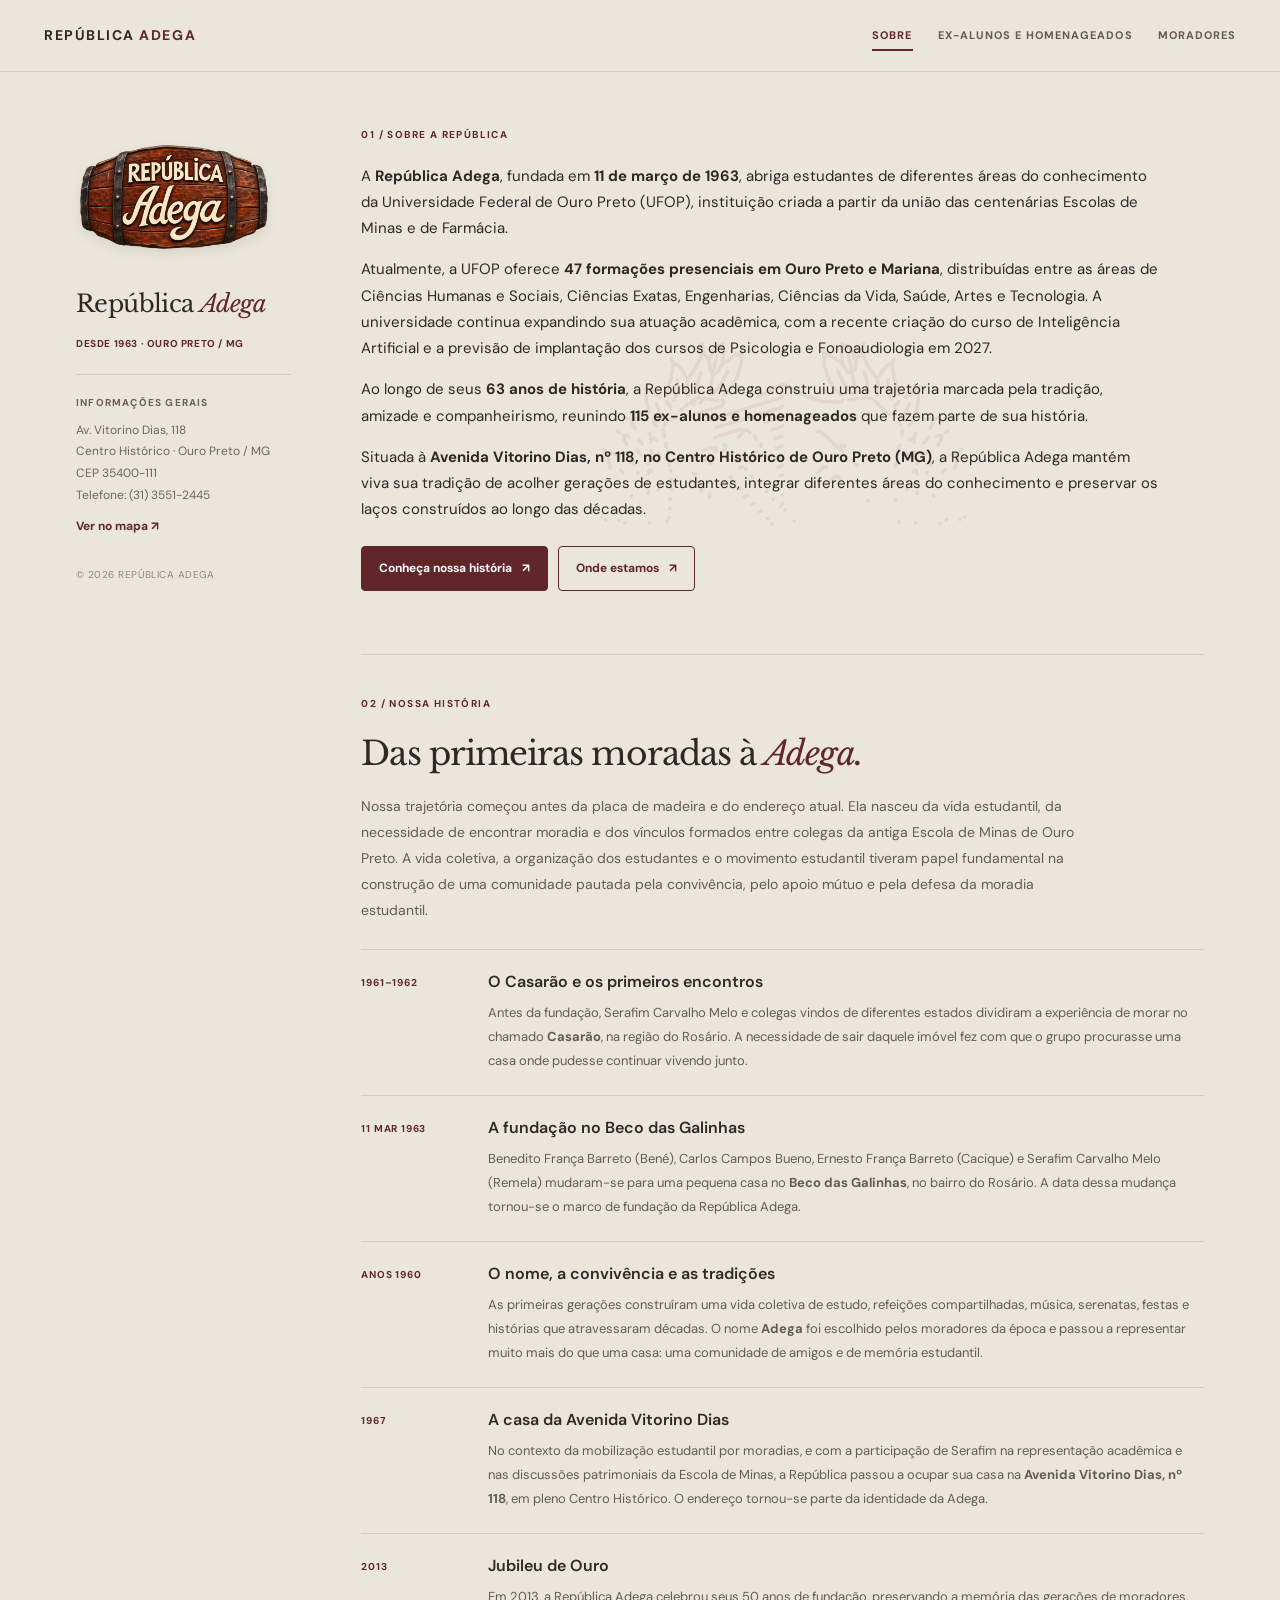
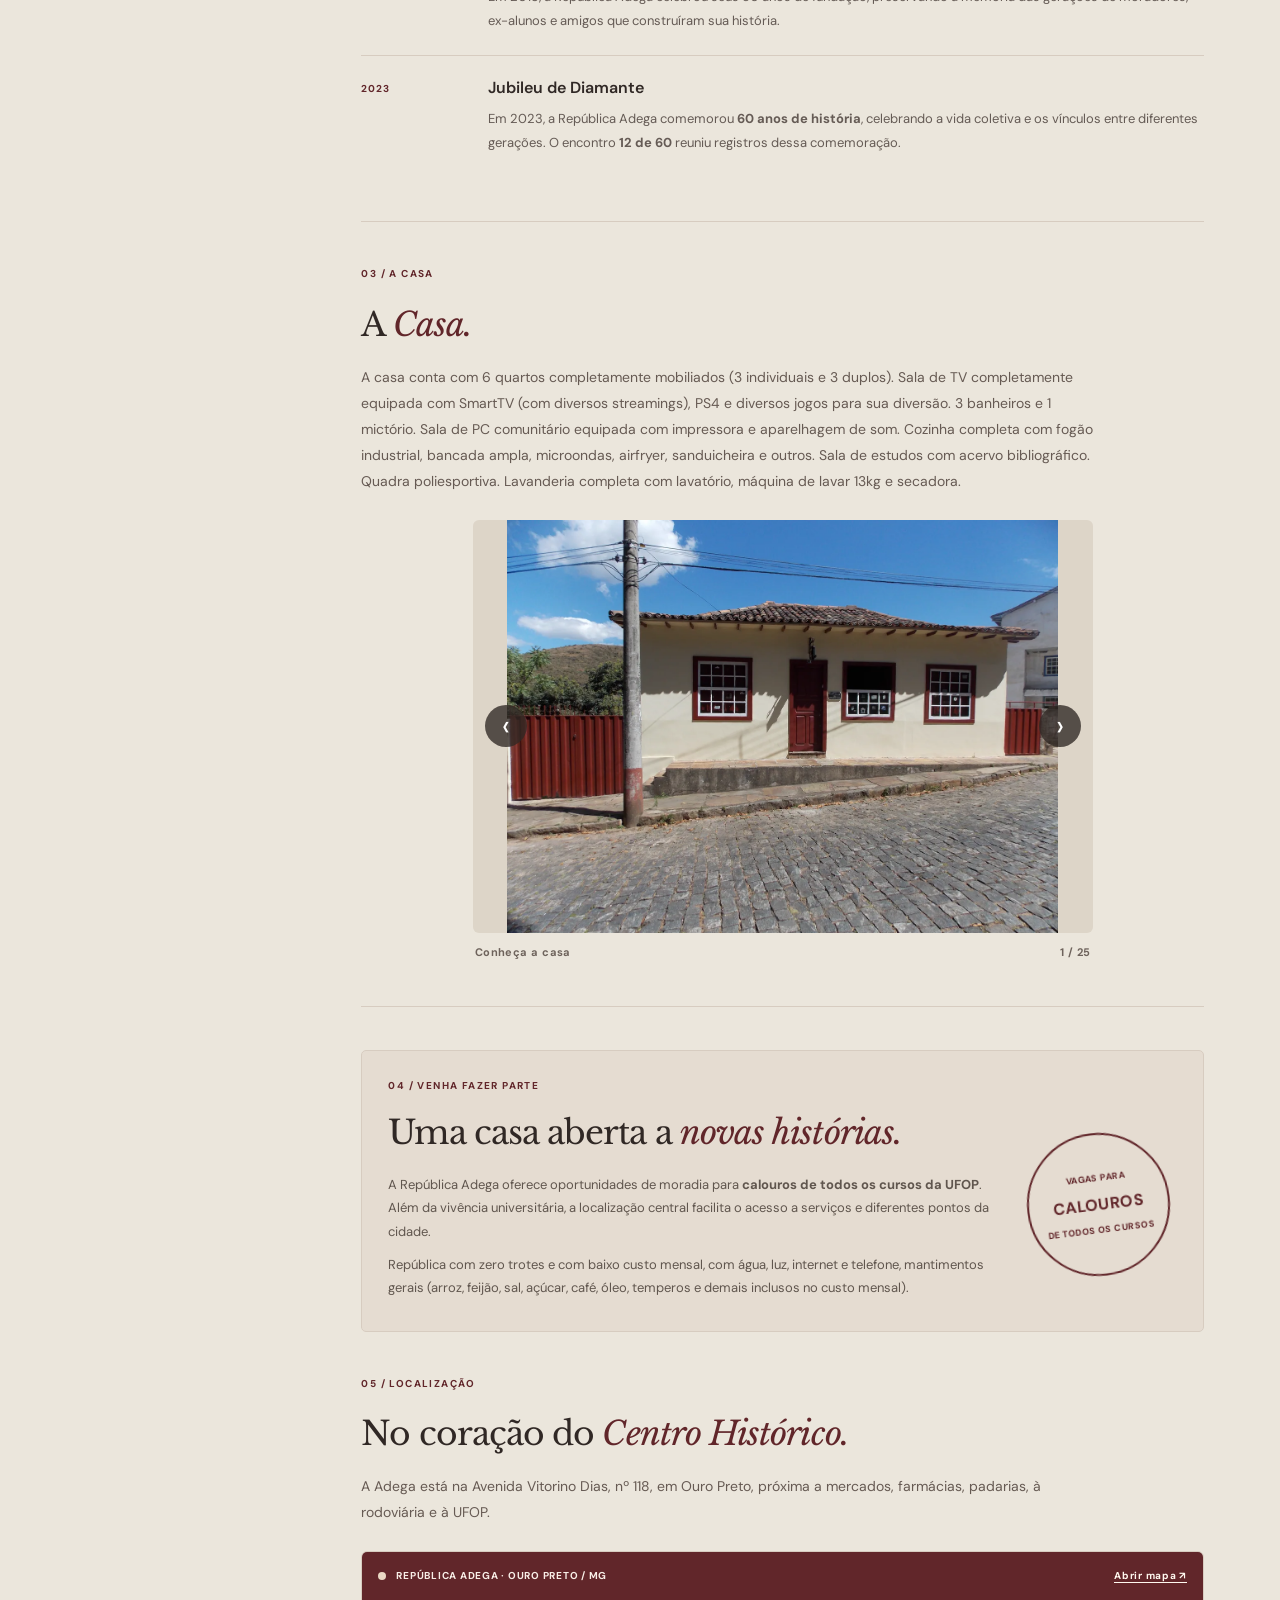
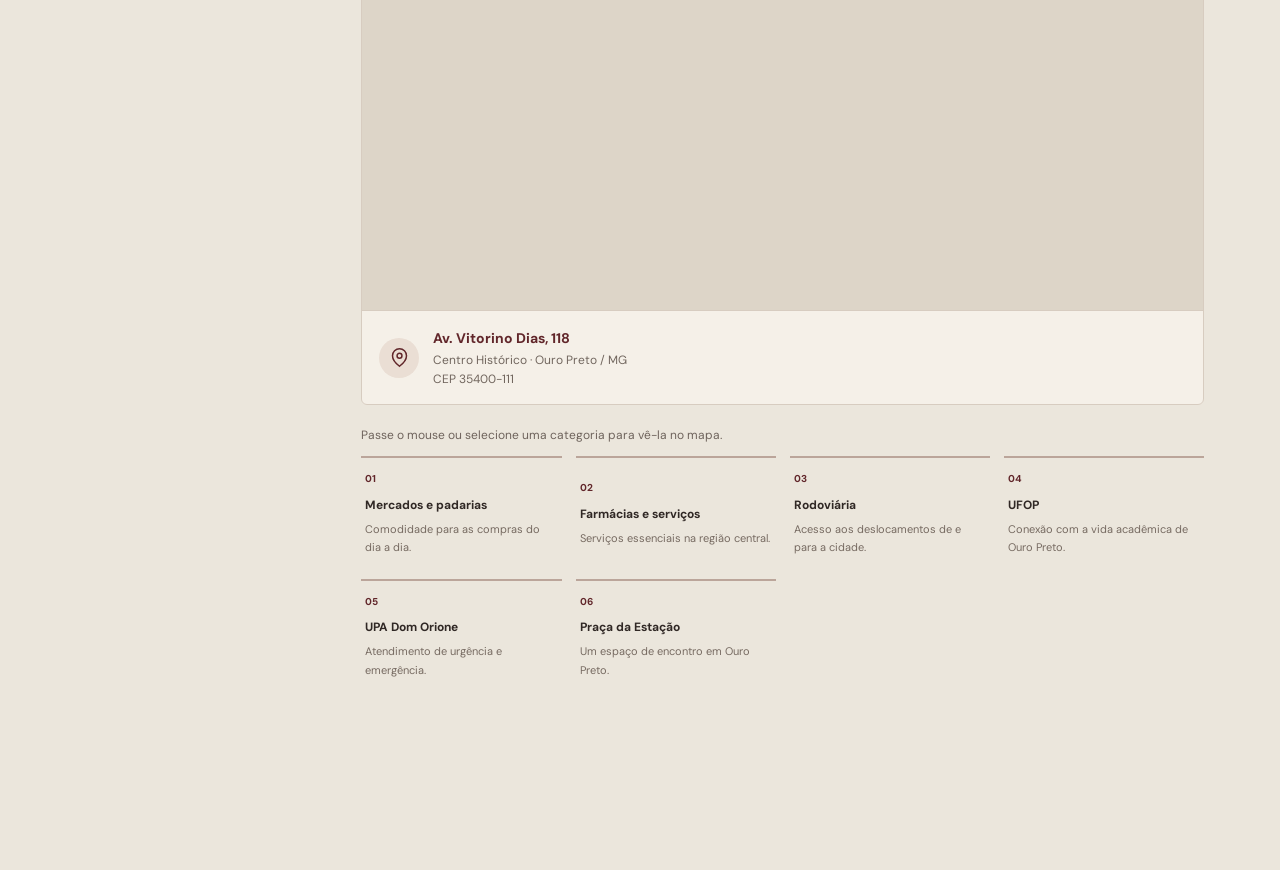
<file: index.html>
<!DOCTYPE html>

<html lang="pt-BR">
<head>
<meta charset="utf-8"/><meta content="width=device-width,initial-scale=1" name="viewport"/>
<meta content="#ebe6dc" name="theme-color"/><meta content="A história da República Adega desde 1963, no Centro Histórico de Ouro Preto. Conheça as tradições, o acervo e a localização na Avenida Vitorino Dias, 118." name="description"/>
<meta content="Sobre — República Adega" property="og:title"/><meta content="A história da República Adega desde 1963, no Centro Histórico de Ouro Preto. Conheça as tradições, o acervo e a localização na Avenida Vitorino Dias, 118." property="og:description"/><meta content="website" property="og:type"/><meta content="pt_BR" property="og:locale"/>
<meta content="https://gabrielxcosta.github.io/republica-adega/imagens/logo-adega.png" property="og:image"/>
<link href="https://gabrielxcosta.github.io/republica-adega/" rel="canonical"/><link href="imagens/logo-adega.png" rel="icon" type="image/png"/><link href="imagens/logo-adega.png" rel="apple-touch-icon"/>
<link href="assets/site.css?v=5" rel="stylesheet"/><title>Sobre — República Adega</title>
</head>
<body data-page="sobre">
<header class="site-header"><a aria-label="República Adega — início" class="brand" href="index.html">REPÚBLICA <span class="red">ADEGA</span></a><button aria-controls="primary-nav" aria-expanded="false" aria-label="Abrir menu" class="mobile-menu" type="button">MENU <span aria-hidden="true">☰</span></button><nav aria-label="Navegação principal" class="site-nav" id="primary-nav"><a aria-current="page" class="active" data-nav="sobre" href="index.html">SOBRE</a><a href="ex-alunos.html" data-nav="ex-alunos">EX-ALUNOS E HOMENAGEADOS</a><a data-nav="moradores" href="moradores.html">MORADORES</a></nav></header>
<main class="page-shell"><div id="sidebar"><aside class="sidebar-inner">
<a aria-label="Voltar à página inicial" class="sidebar-logo-link" href="index.html"><img alt="Logo principal da República Adega, no formato de barril de madeira" class="sidebar-logo" height="466" src="imagens/logo-adega-700.webp" width="700"/></a>
<h2 class="sidebar-name">República <em>Adega</em></h2><span class="sidebar-email">DESDE 1963 · OURO PRETO / MG</span>
<div class="sidebar-divider"></div><h3 class="sidebar-title">INFORMAÇÕES GERAIS</h3><p class="sidebar-text">Av. Vitorino Dias, 118<br/>Centro Histórico · Ouro Preto / MG<br/>CEP 35400-111<br>Telefone: <a href="tel:+553135512445">(31) 3551-2445</a></p>
<a class="sidebar-mini-link" href="index.html#localizacao">Ver no mapa ↗</a>
<div class="sidebar-footer">© 2026 REPÚBLICA ADEGA</div></aside></div>
<div class="page-main">
<section class="paper reveal introduction" id="sobre">
<div class="section-kicker">01 / SOBRE A REPÚBLICA</div>
<div class="about-heading">
<div class="intro-copy"><div class="about-description">
<p>A <strong>República Adega</strong>, fundada em <strong>11 de março de 1963</strong>, abriga estudantes de diferentes áreas do conhecimento da Universidade Federal de Ouro Preto (UFOP), instituição criada a partir da união das centenárias Escolas de Minas e de Farmácia.</p>
<p>Atualmente, a UFOP oferece <strong>47 formações presenciais em Ouro Preto e Mariana</strong>, distribuídas entre as áreas de Ciências Humanas e Sociais, Ciências Exatas, Engenharias, Ciências da Vida, Saúde, Artes e Tecnologia. A universidade continua expandindo sua atuação acadêmica, com a recente criação do curso de Inteligência Artificial e a previsão de implantação dos cursos de Psicologia e Fonoaudiologia em 2027.</p>
<p>Ao longo de seus <strong>63 anos de história</strong>, a República Adega construiu uma trajetória marcada pela tradição, amizade e companheirismo, reunindo <strong>115 ex-alunos e homenageados</strong> que fazem parte de sua história.</p>
<p>Situada à <strong>Avenida Vitorino Dias, nº 118, no Centro Histórico de Ouro Preto (MG)</strong>, a República Adega mantém viva sua tradição de acolher gerações de estudantes, integrar diferentes áreas do conhecimento e preservar os laços construídos ao longo das décadas.</p>
</div>
<div class="hero-actions"><a class="btn" href="#historia">Conheça nossa história <span aria-hidden="true">↗</span></a><a class="btn ghost" href="#localizacao">Onde estamos <span aria-hidden="true">↗</span></a></div>
</div>
</div>
</section>
<section class="paper reveal" id="historia">
<div class="section-kicker">02 / NOSSA HISTÓRIA</div>
<h2 class="section-title">Das primeiras moradas à <em>Adega.</em></h2>
<p class="section-intro">Nossa trajetória começou antes da placa de madeira e do endereço atual. Ela nasceu da vida estudantil, da necessidade de encontrar moradia e dos vínculos formados entre colegas da antiga Escola de Minas de Ouro Preto. A vida coletiva, a organização dos estudantes e o movimento estudantil tiveram papel fundamental na construção de uma comunidade pautada pela convivência, pelo apoio mútuo e pela defesa da moradia estudantil.</p>
<div class="timeline modern-timeline">
<article><span class="time-mark">1961–1962</span><div><h3>O Casarão e os primeiros encontros</h3><p>Antes da fundação, Serafim Carvalho Melo e colegas vindos de diferentes estados dividiram a experiência de morar no chamado <strong>Casarão</strong>, na região do Rosário. A necessidade de sair daquele imóvel fez com que o grupo procurasse uma casa onde pudesse continuar vivendo junto.</p></div></article>
<article><span class="time-mark">11 MAR 1963</span><div><h3>A fundação no Beco das Galinhas</h3><p>Benedito França Barreto (Bené), Carlos Campos Bueno, Ernesto França Barreto (Cacique) e Serafim Carvalho Melo (Remela) mudaram-se para uma pequena casa no <strong>Beco das Galinhas</strong>, no bairro do Rosário. A data dessa mudança tornou-se o marco de fundação da República Adega.</p></div></article>
<article><span class="time-mark">ANOS 1960</span><div><h3>O nome, a convivência e as tradições</h3><p>As primeiras gerações construíram uma vida coletiva de estudo, refeições compartilhadas, música, serenatas, festas e histórias que atravessaram décadas. O nome <strong>Adega</strong> foi escolhido pelos moradores da época e passou a representar muito mais do que uma casa: uma comunidade de amigos e de memória estudantil.</p></div></article>
<article><span class="time-mark">1967</span><div><h3>A casa da Avenida Vitorino Dias</h3><p>No contexto da mobilização estudantil por moradias, e com a participação de Serafim na representação acadêmica e nas discussões patrimoniais da Escola de Minas, a República passou a ocupar sua casa na <strong>Avenida Vitorino Dias, nº 118</strong>, em pleno Centro Histórico. O endereço tornou-se parte da identidade da Adega.</p></div></article>
<article><span class="time-mark">2013</span><div><h3>Jubileu de Ouro</h3><p>Em 2013, a República Adega celebrou seus 50 anos de fundação, preservando a memória das gerações de moradores, ex-alunos e amigos que construíram sua história.</p></div></article>
<article><span class="time-mark">2023</span><div><h3>Jubileu de Diamante</h3><p>Em 2023, a República Adega comemorou <strong>60 anos de história</strong>, celebrando a vida coletiva e os vínculos entre diferentes gerações. O encontro <strong>12 de 60</strong> reuniu registros dessa comemoração.</p>
</div></article>
</div>
</section>
<section class="paper reveal" id="casa">
<div class="section-kicker">03 / A CASA</div><h2 class="section-title">A <em>Casa.</em></h2>
<p class="section-intro">A casa conta com 6 quartos completamente mobiliados (3 individuais e 3 duplos). Sala de TV completamente equipada com SmartTV (com diversos streamings), PS4 e diversos jogos para sua diversão. 3 banheiros e 1 mictório. Sala de PC comunitário equipada com impressora e aparelhagem de som. Cozinha completa com fogão industrial, bancada ampla, microondas, airfryer, sanduicheira e outros. Sala de estudos com acervo bibliográfico. Quadra poliesportiva. Lavanderia completa com lavatório, máquina de lavar 13kg e secadora.</p>
<div class="photo-carousel" aria-label="Fotos da casa" role="region" aria-roledescription="carrossel">
<div class="carousel-frame"><a class="carousel-photo-link" href="imagens/casa/otimizadas/DSCN0332.webp" target="_blank" rel="noopener"><img src="imagens/casa/otimizadas/DSCN0332.webp" alt="Foto 1 da casa da República Adega" loading="lazy"></a><button class="carousel-arrow prev" type="button" aria-label="Foto anterior">‹</button><button class="carousel-arrow next" type="button" aria-label="Próxima foto">›</button></div>
<div class="carousel-meta"><span>Conheça a casa</span><span class="carousel-count" aria-live="polite">1 / 25</span></div>
</div>
</section>
<section class="paper reveal vacancies" id="vagas">
<div class="section-kicker">04 / VENHA FAZER PARTE</div><div class="vacancy-content"><div><h2 class="section-title">Uma casa aberta a <em>novas histórias.</em></h2><p>A República Adega oferece oportunidades de moradia para <strong>calouros de todos os cursos da UFOP</strong>. Além da vivência universitária, a localização central facilita o acesso a serviços e diferentes pontos da cidade.</p><p>República com zero trotes e com baixo custo mensal, com água, luz, internet e telefone, mantimentos gerais (arroz, feijão, sal, açúcar, café, óleo, temperos e demais inclusos no custo mensal).</p></div><div aria-label="Calouros de todos os cursos" class="vacancy-seal"><span>VAGAS PARA</span><strong>CALOUROS</strong><small>DE TODOS OS CURSOS</small></div></div>
</section>
<section class="paper reveal location-section" id="localizacao">
<div class="section-kicker">05 / LOCALIZAÇÃO</div><h2 class="section-title">No coração do <em>Centro Histórico.</em></h2>
<p class="section-intro">A Adega está na Avenida Vitorino Dias, nº 118, em Ouro Preto, próxima a mercados, farmácias, padarias, à rodoviária e à UFOP.</p>
<div class="map-frame"><div class="map-topline"><span aria-hidden="true" class="map-dot"></span><span>REPÚBLICA ADEGA · OURO PRETO / MG</span><a href="https://www.google.com/maps/search/?api=1&amp;query=Rep%C3%BAblica+Adega%2C+Av.+Vitorino+Dias%2C+118%2C+Ouro+Preto%2C+MG" rel="noopener" target="_blank">Abrir mapa ↗</a></div>
<iframe id="location-map" allowfullscreen="" loading="lazy" referrerpolicy="no-referrer-when-downgrade" src="https://www.google.com/maps?q=Rep%C3%BAblica%20Adega%2C%20Av.%20Vitorino%20Dias%2C%20118%2C%20Centro%2C%20Ouro%20Preto%20MG&amp;output=embed" title="Mapa interativo com a localização da República Adega na Avenida Vitorino Dias, 118, Ouro Preto"></iframe>
<div class="map-address"><div aria-hidden="true" class="address-pin"><svg fill="none" viewbox="0 0 24 24"><path d="M20 10c0 6-8 12-8 12S4 16 4 10a8 8 0 1116 0Z" stroke="currentColor" stroke-width="1.7"></path><circle cx="12" cy="10" r="2.8" stroke="currentColor" stroke-width="1.7"></circle></svg></div><div><strong>Av. Vitorino Dias, 118</strong><span>Centro Histórico · Ouro Preto / MG</span><span>CEP 35400-111</span></div></div>
</div>
<p class="nearby-hint">Passe o mouse ou selecione uma categoria para vê-la no mapa.</p>
<div class="nearby-grid"><button type="button" data-map-query="mercados e padarias perto de Avenida Vitorino Dias 118 Ouro Preto MG"><span>01</span><strong>Mercados e padarias</strong><small>Comodidade para as compras do dia a dia.</small></button><button type="button" data-map-query="farmácias perto de Avenida Vitorino Dias 118 Ouro Preto MG"><span>02</span><strong>Farmácias e serviços</strong><small>Serviços essenciais na região central.</small></button><button type="button" data-map-query="rodoviária Ouro Preto MG"><span>03</span><strong>Rodoviária</strong><small>Acesso aos deslocamentos de e para a cidade.</small></button><button type="button" data-map-query="Universidade Federal de Ouro Preto UFOP Ouro Preto MG"><span>04</span><strong>UFOP</strong><small>Conexão com a vida acadêmica de Ouro Preto.</small></button><button type="button" data-map-query="UPA Dom Orione Ouro Preto MG"><span>05</span><strong>UPA Dom Orione</strong><small>Atendimento de urgência e emergência.</small></button><button type="button" data-map-query="Praça da Estação Ouro Preto MG"><span>06</span><strong>Praça da Estação</strong><small>Um espaço de encontro em Ouro Preto.</small></button></div>
</section></div></main>
<script defer="" src="assets/site.js?v=4"></script>
</body></html>
</file>
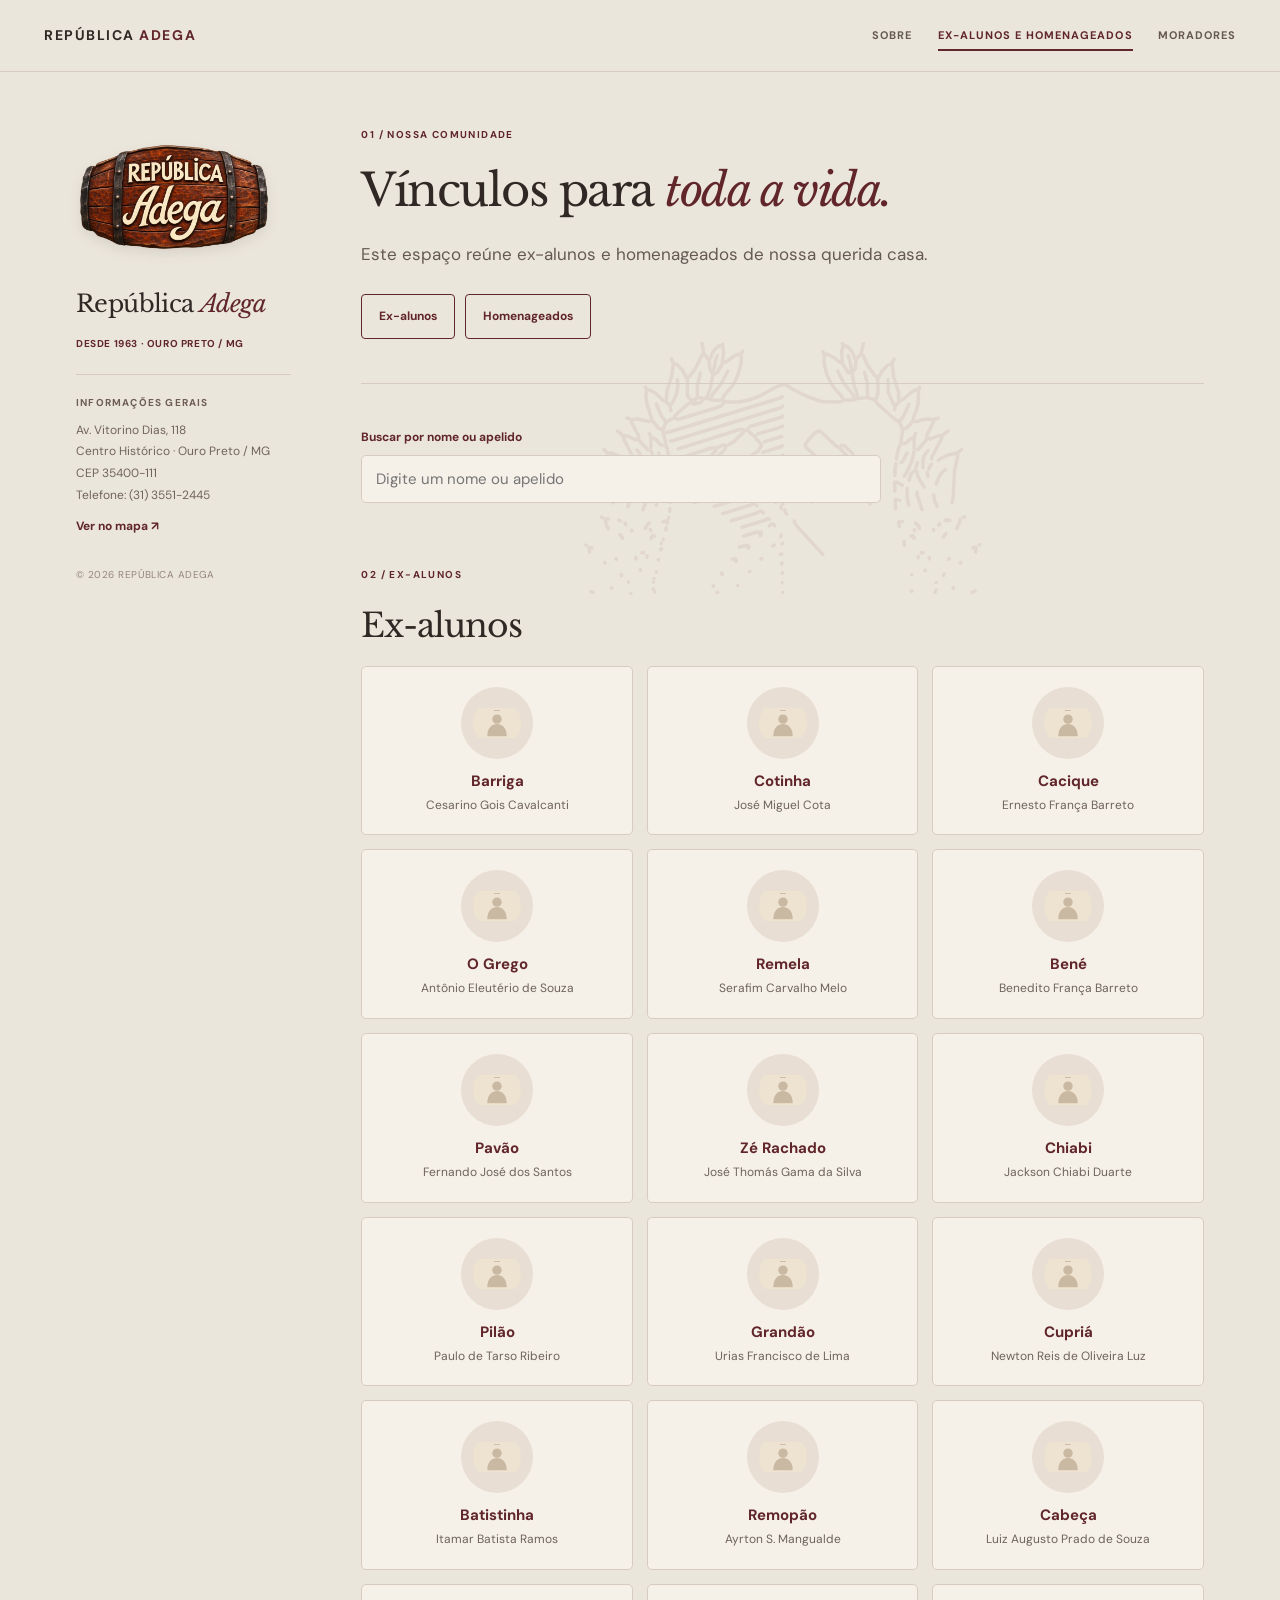
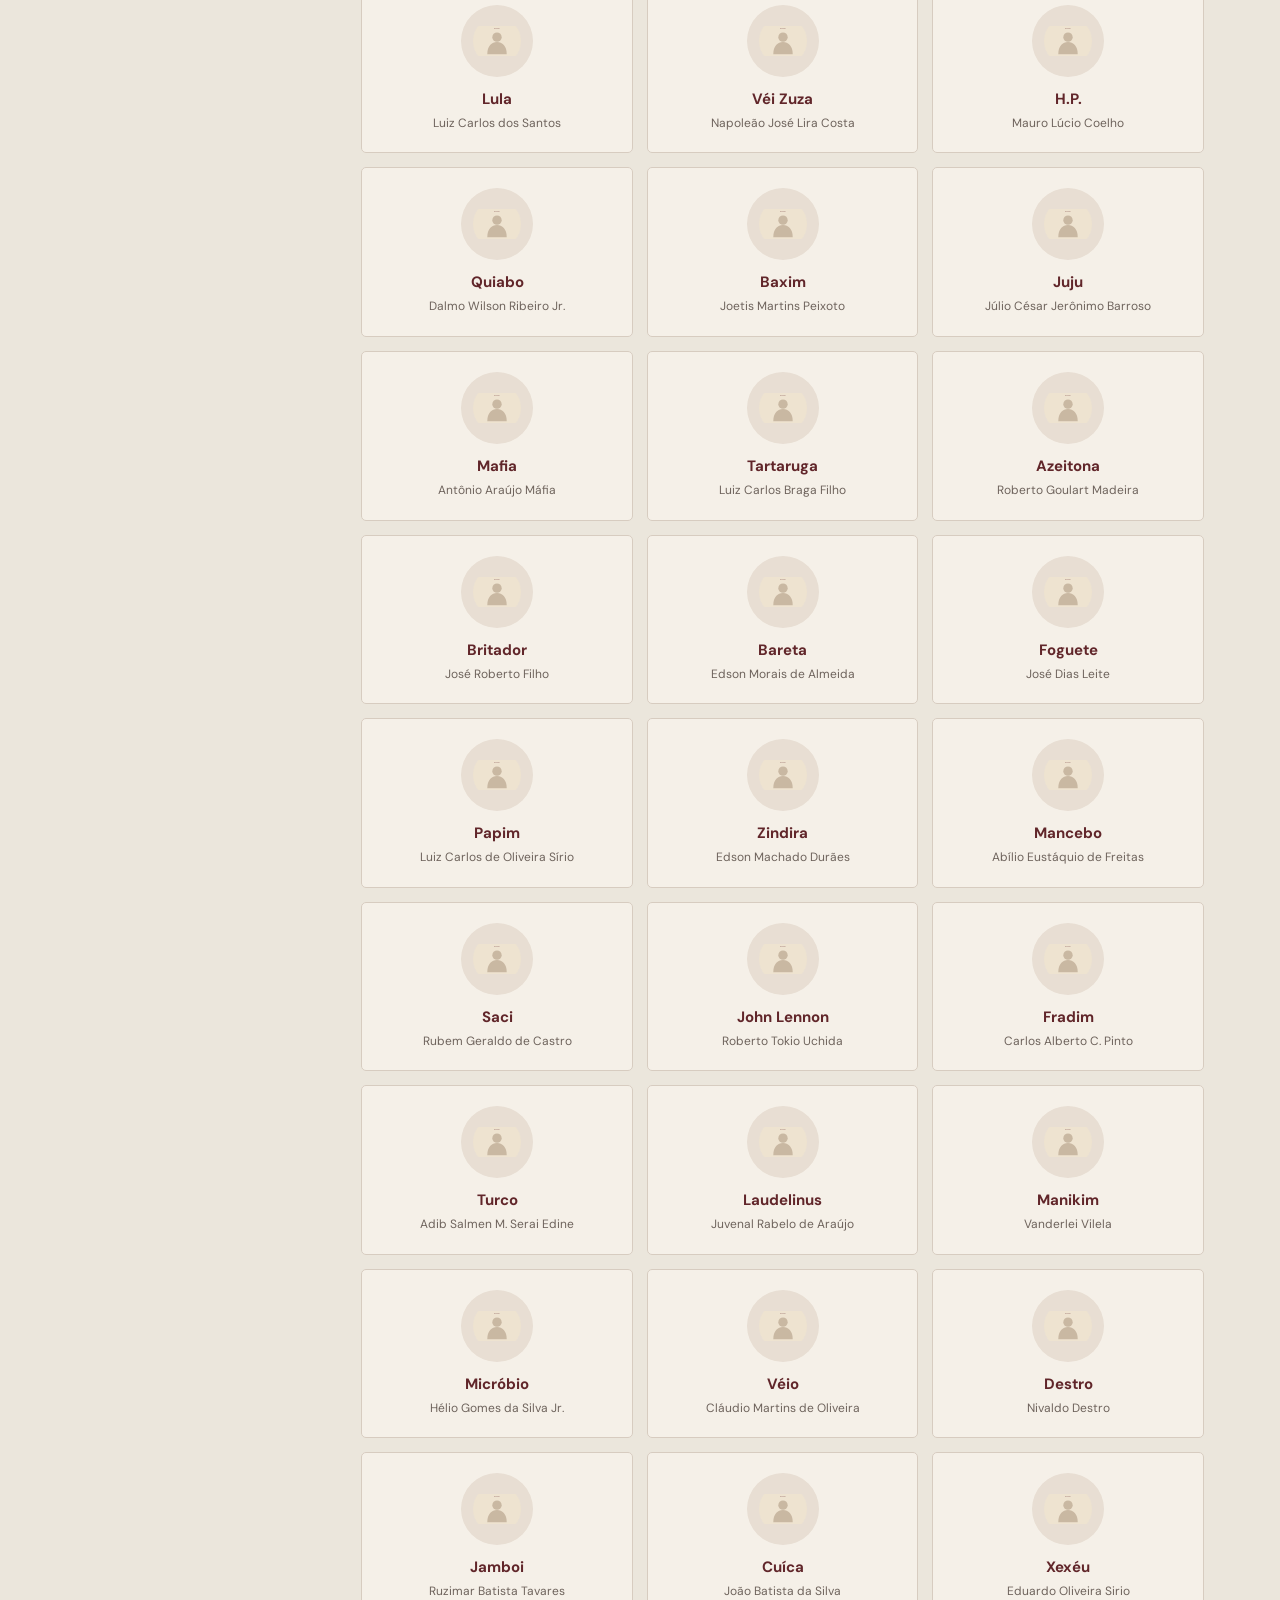
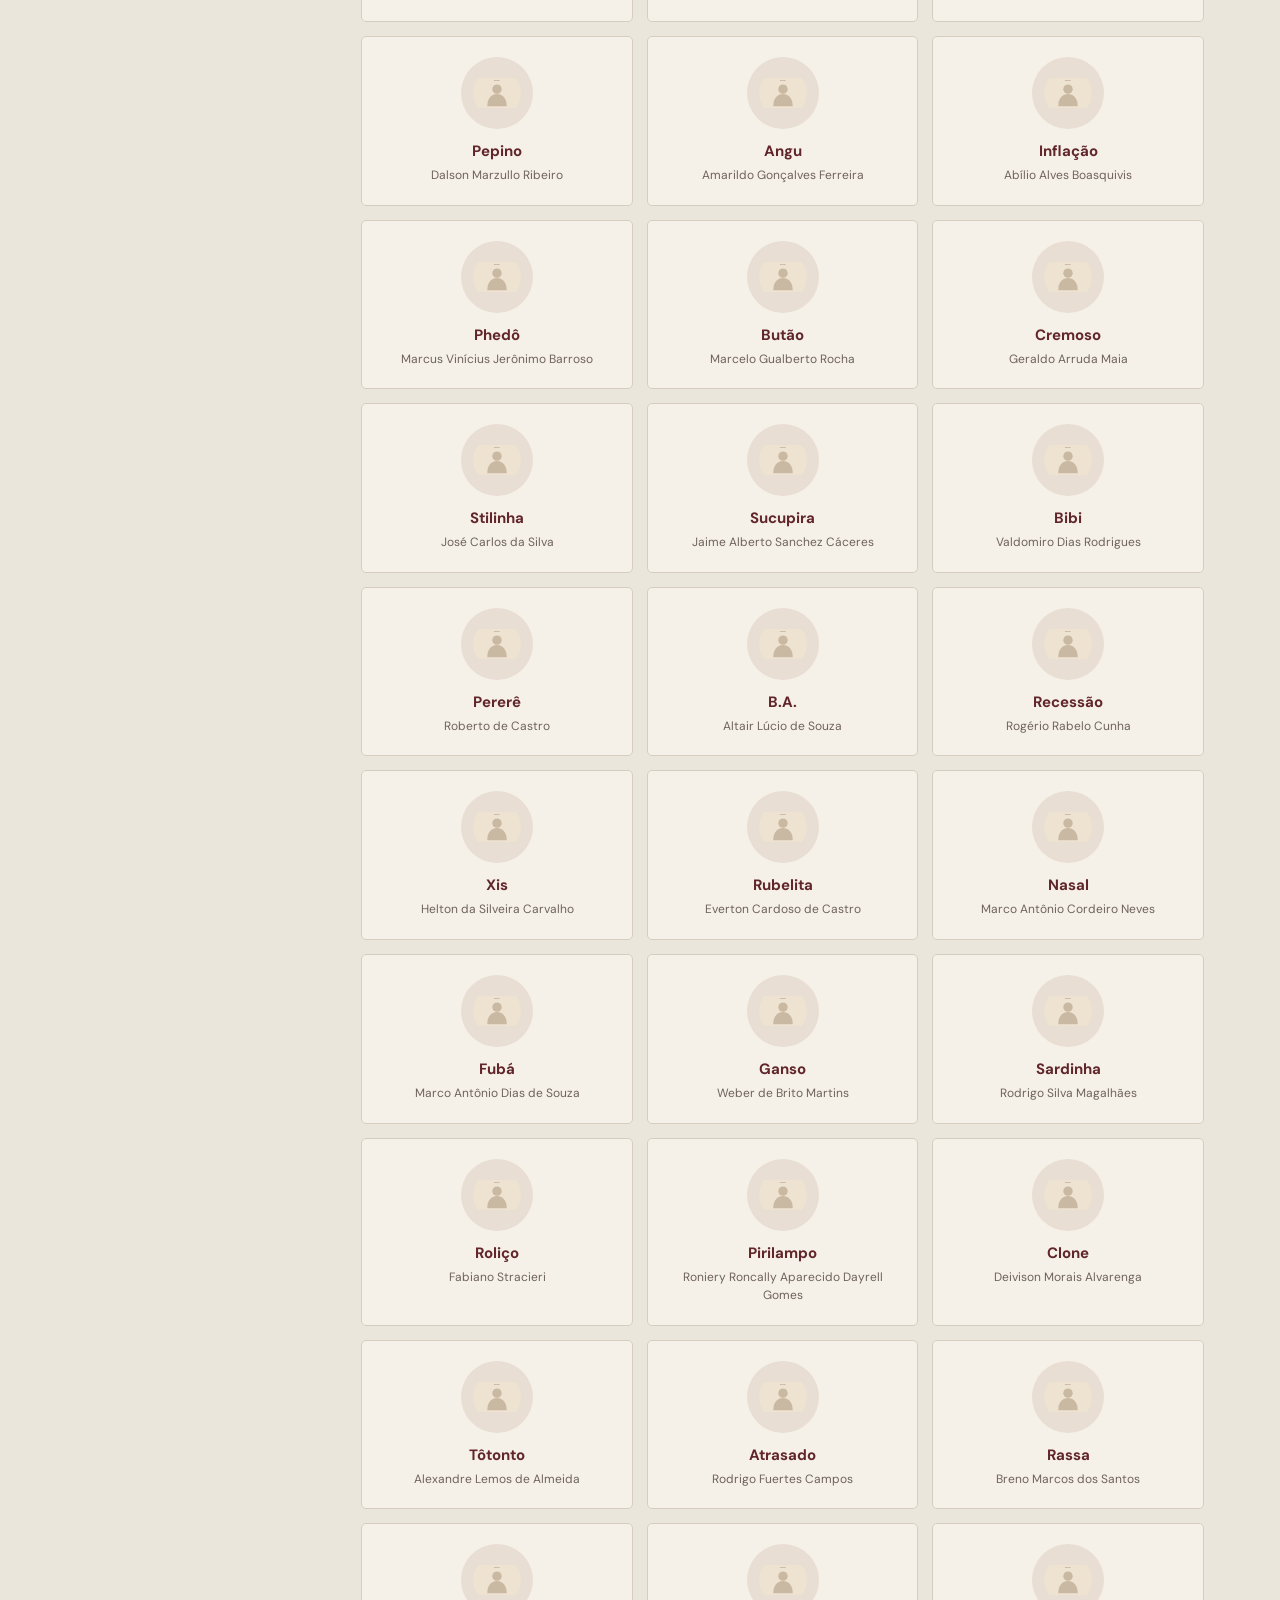
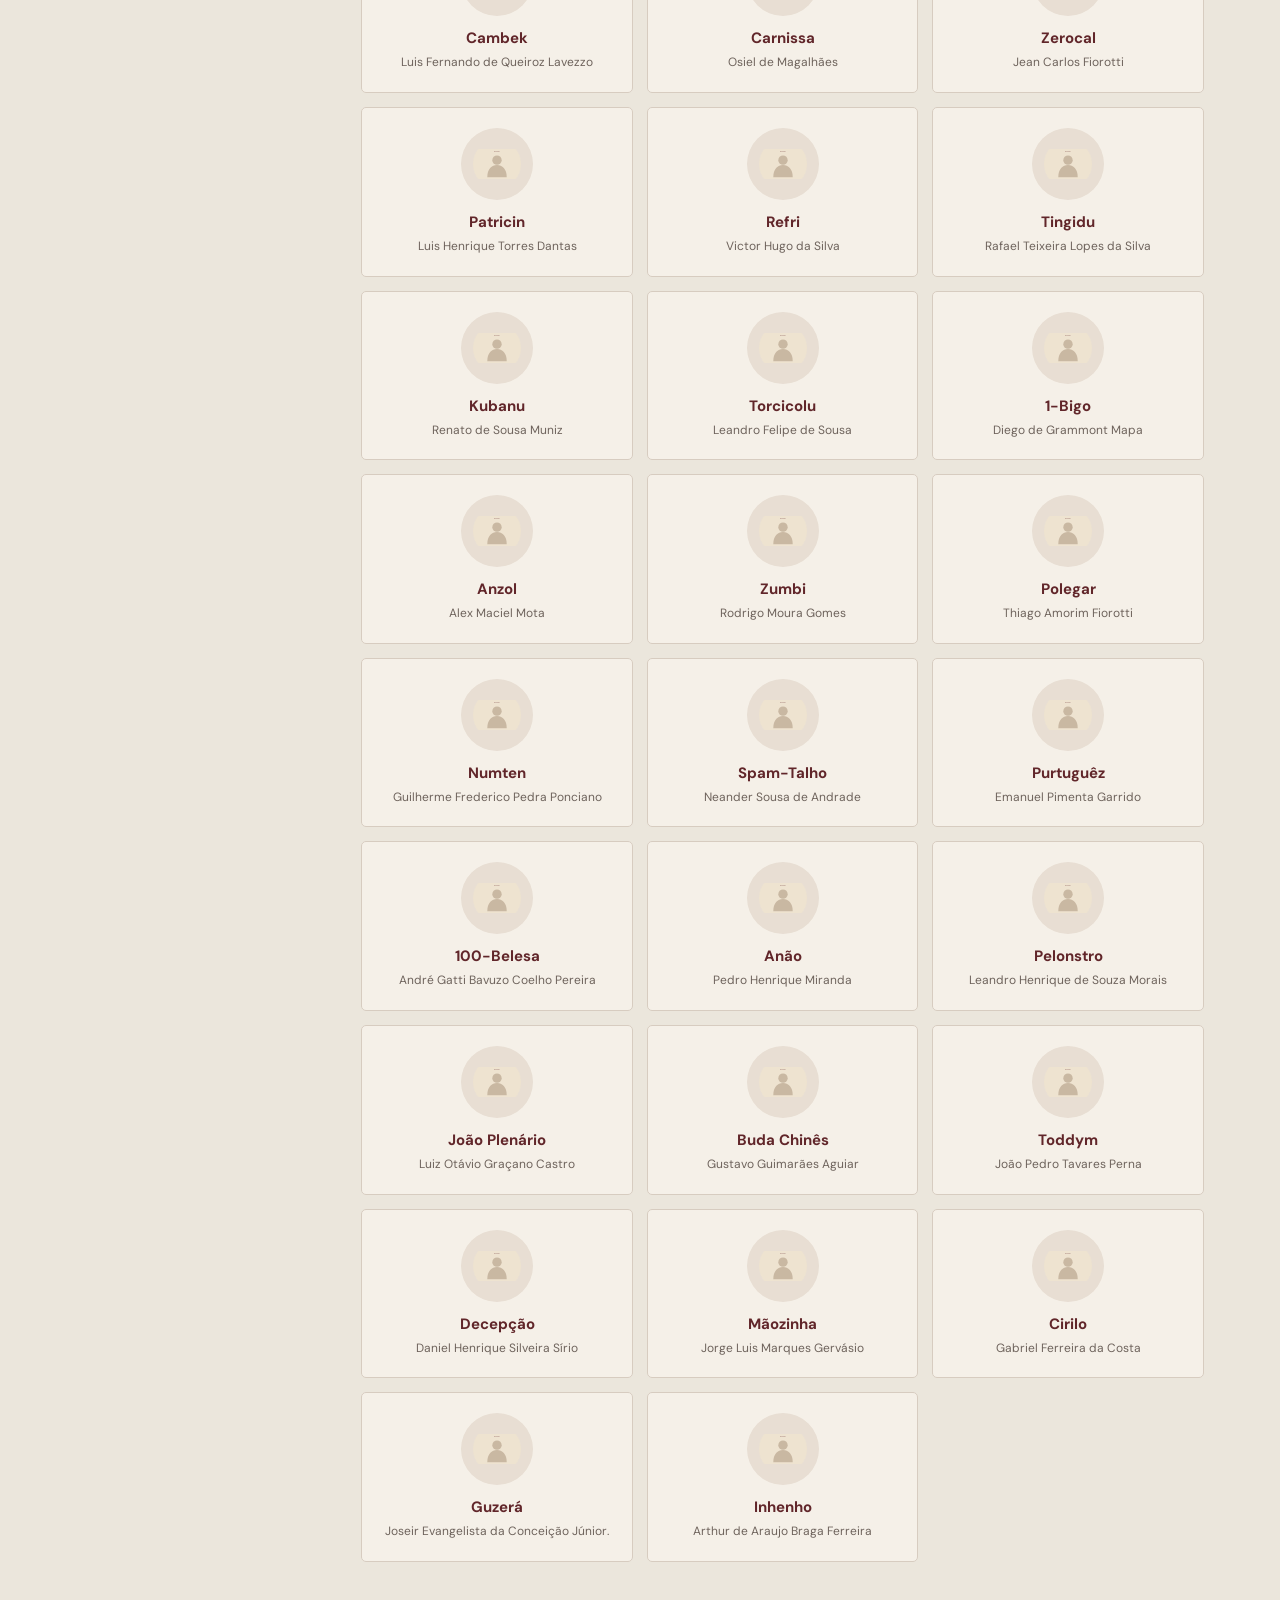
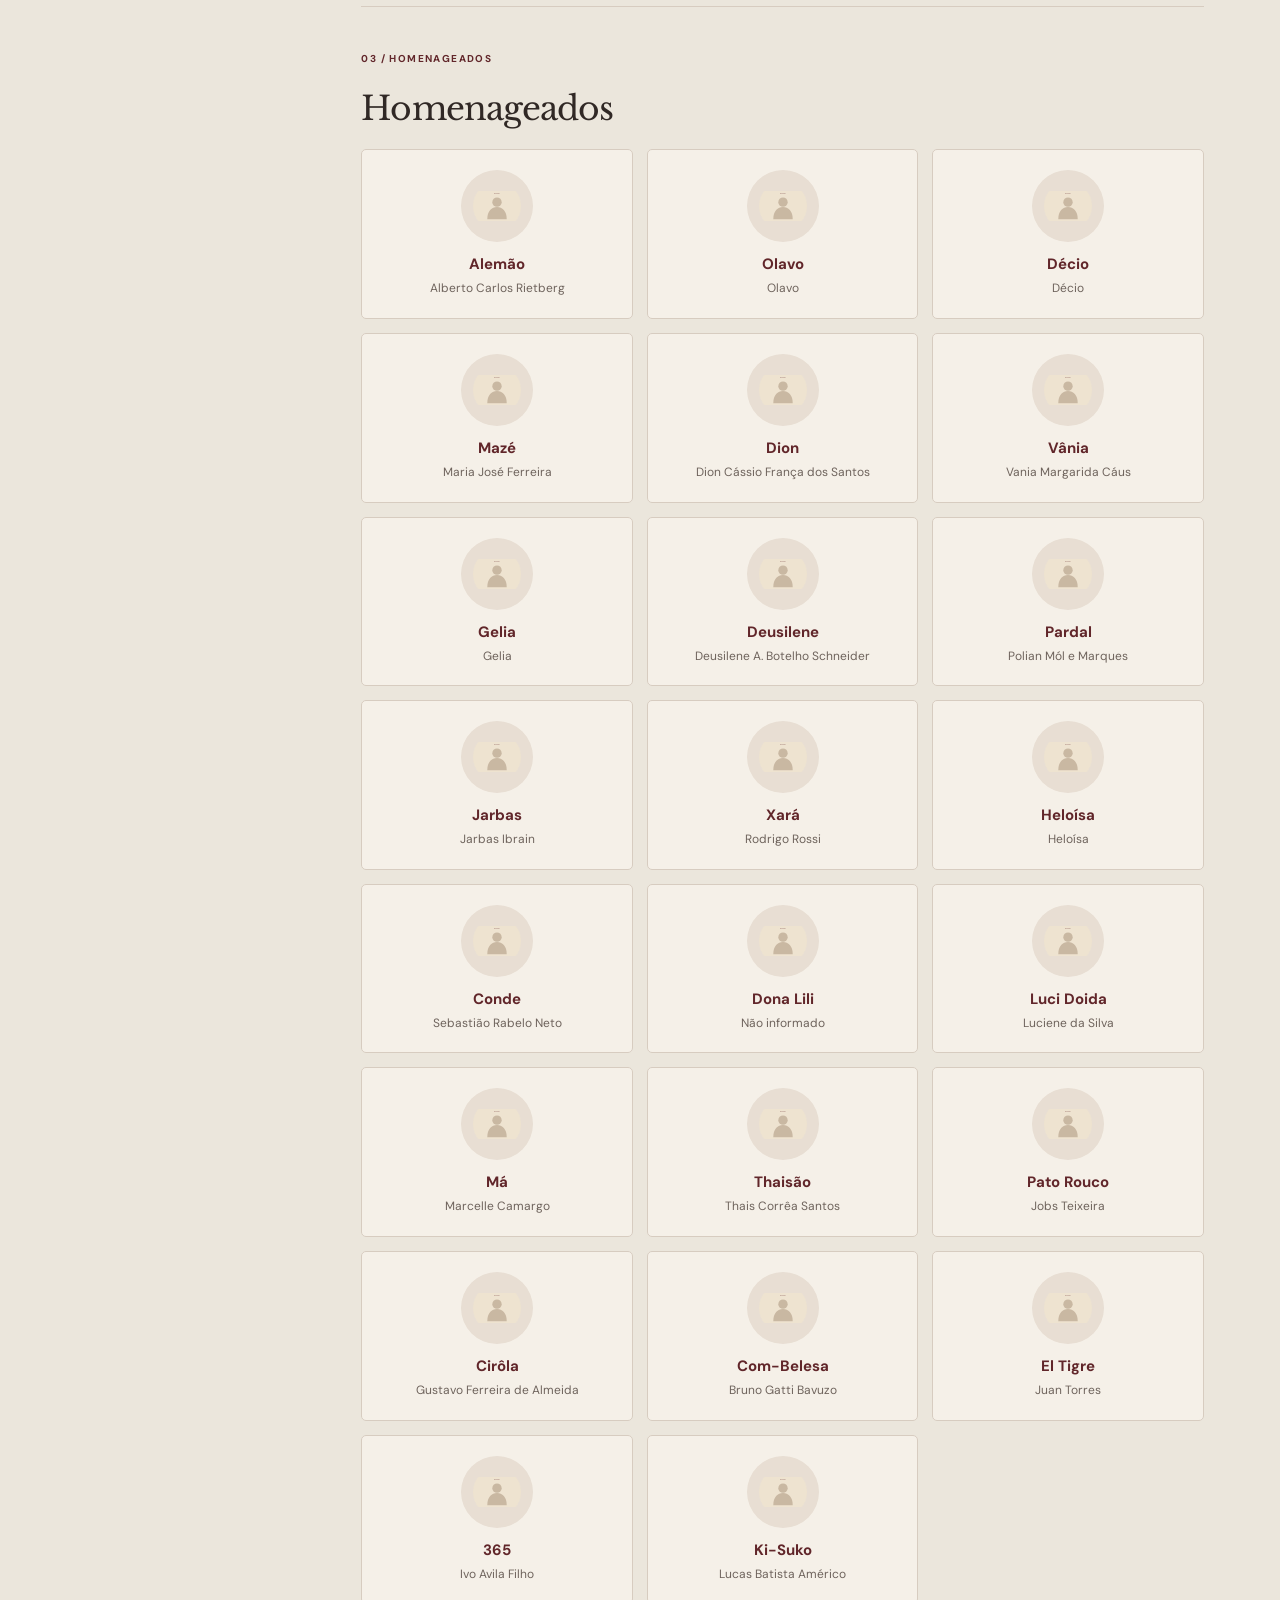
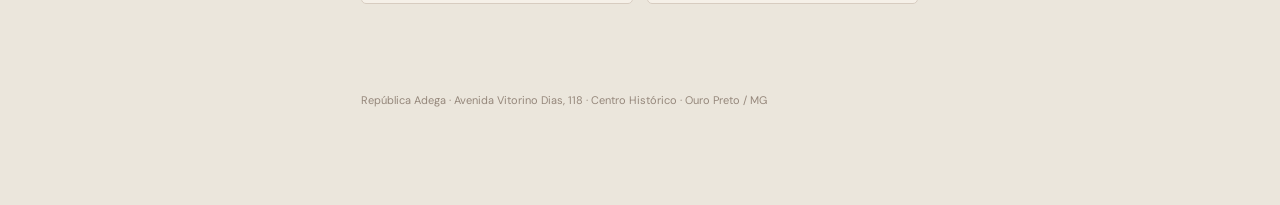
<file: ex-alunos.html>
<!DOCTYPE html>
<html lang="pt-BR">
<head>
<meta charset="utf-8"><meta name="viewport" content="width=device-width,initial-scale=1">
<meta name="theme-color" content="#ebe6dc"><meta name="description" content="Conheça os ex-alunos e homenageados da República Adega, em Ouro Preto.">
<meta property="og:title" content="Ex-alunos e homenageados — República Adega"><meta property="og:description" content="Conheça os ex-alunos e homenageados da República Adega, em Ouro Preto."><meta property="og:type" content="website"><meta property="og:locale" content="pt_BR">
<meta property="og:image" content="https://gabrielxcosta.github.io/republica-adega/imagens/logo-adega.png">
<link rel="canonical" href="https://gabrielxcosta.github.io/republica-adega/ex-alunos.html"><link rel="icon" type="image/png" href="imagens/logo-adega.png"><link rel="apple-touch-icon" href="imagens/logo-adega.png">
<link rel="stylesheet" href="assets/site.css?v=6"><title>Ex-alunos e homenageados — República Adega</title>
</head>
<body data-page="ex-alunos">
<header class="site-header"><a class="brand" href="index.html" aria-label="República Adega — início">REPÚBLICA <span class="red">ADEGA</span></a><button class="mobile-menu" type="button" aria-expanded="false" aria-controls="primary-nav" aria-label="Abrir menu">MENU <span aria-hidden="true">☰</span></button><nav id="primary-nav" class="site-nav" aria-label="Navegação principal"><a href="index.html" data-nav="sobre" >SOBRE</a><a href="ex-alunos.html" data-nav="ex-alunos" class="active" aria-current="page">EX-ALUNOS E HOMENAGEADOS</a><a href="moradores.html" data-nav="moradores" >MORADORES</a></nav></header>
<main class="page-shell"><div id="sidebar"><aside class="sidebar-inner">
<a class="sidebar-logo-link" href="index.html" aria-label="Voltar à página inicial"><img class="sidebar-logo" src="imagens/logo-adega-700.webp" alt="Logo principal da República Adega, no formato de barril de madeira" width="700" height="466"></a>
<h2 class="sidebar-name">República <em>Adega</em></h2><span class="sidebar-email">DESDE 1963 · OURO PRETO / MG</span>
<div class="sidebar-divider"></div><h3 class="sidebar-title">INFORMAÇÕES GERAIS</h3><p class="sidebar-text">Av. Vitorino Dias, 118<br>Centro Histórico · Ouro Preto / MG<br>CEP 35400-111<br>Telefone: <a href="tel:+553135512445">(31) 3551-2445</a></p>
<a class="sidebar-mini-link" href="index.html#localizacao">Ver no mapa ↗</a>
<div class="sidebar-footer">© 2026 REPÚBLICA ADEGA</div></aside></div>
<div class="page-main">
<section class="paper reveal"><div class="section-kicker">01 / NOSSA COMUNIDADE</div><h1>Vínculos para <em>toda a vida.</em></h1><p class="lead">Este espaço reúne ex-alunos e homenageados de nossa querida casa.</p><div class="hero-actions"><a class="btn ghost" href="#ex-alunos">Ex-alunos</a><a class="btn ghost" href="#homenageados">Homenageados</a></div></section>
<div class="people-search"><label for="people-search">Buscar por nome ou apelido</label><input id="people-search" type="search" placeholder="Digite um nome ou apelido" autocomplete="off"><p id="search-status" role="status" aria-live="polite"></p></div>
<section class="paper reveal" id="ex-alunos"><div class="section-kicker">02 / EX-ALUNOS</div><h2 class="section-title">Ex-alunos</h2><div class="people-cards">
<article class="person-card"><img src="imagens/pessoa.svg" alt="" width="80" height="80" loading="lazy"><h3>Barriga</h3><p>Cesarino Gois Cavalcanti</p></article>
<article class="person-card"><img src="imagens/pessoa.svg" alt="" width="80" height="80" loading="lazy"><h3>Cotinha</h3><p>José Miguel Cota</p></article>
<article class="person-card"><img src="imagens/pessoa.svg" alt="" width="80" height="80" loading="lazy"><h3>Cacique</h3><p>Ernesto França Barreto</p></article>
<article class="person-card"><img src="imagens/pessoa.svg" alt="" width="80" height="80" loading="lazy"><h3>O Grego</h3><p>Antônio Eleutério de Souza</p></article>
<article class="person-card"><img src="imagens/pessoa.svg" alt="" width="80" height="80" loading="lazy"><h3>Remela</h3><p>Serafim Carvalho Melo</p></article>
<article class="person-card"><img src="imagens/pessoa.svg" alt="" width="80" height="80" loading="lazy"><h3>Bené</h3><p>Benedito França Barreto</p></article>
<article class="person-card"><img src="imagens/pessoa.svg" alt="" width="80" height="80" loading="lazy"><h3>Pavão</h3><p>Fernando José dos Santos</p></article>
<article class="person-card"><img src="imagens/pessoa.svg" alt="" width="80" height="80" loading="lazy"><h3>Zé Rachado</h3><p>José Thomás Gama da Silva</p></article>
<article class="person-card"><img src="imagens/pessoa.svg" alt="" width="80" height="80" loading="lazy"><h3>Chiabi</h3><p>Jackson Chiabi Duarte</p></article>
<article class="person-card"><img src="imagens/pessoa.svg" alt="" width="80" height="80" loading="lazy"><h3>Pilão</h3><p>Paulo de Tarso Ribeiro</p></article>
<article class="person-card"><img src="imagens/pessoa.svg" alt="" width="80" height="80" loading="lazy"><h3>Grandão</h3><p>Urias Francisco de Lima</p></article>
<article class="person-card"><img src="imagens/pessoa.svg" alt="" width="80" height="80" loading="lazy"><h3>Cupriá</h3><p>Newton Reis de Oliveira Luz</p></article>
<article class="person-card"><img src="imagens/pessoa.svg" alt="" width="80" height="80" loading="lazy"><h3>Batistinha</h3><p>Itamar Batista Ramos</p></article>
<article class="person-card"><img src="imagens/pessoa.svg" alt="" width="80" height="80" loading="lazy"><h3>Remopão</h3><p>Ayrton S. Mangualde</p></article>
<article class="person-card"><img src="imagens/pessoa.svg" alt="" width="80" height="80" loading="lazy"><h3>Cabeça</h3><p>Luiz Augusto Prado de Souza</p></article>
<article class="person-card"><img src="imagens/pessoa.svg" alt="" width="80" height="80" loading="lazy"><h3>Lula</h3><p>Luiz Carlos dos Santos</p></article>
<article class="person-card"><img src="imagens/pessoa.svg" alt="" width="80" height="80" loading="lazy"><h3>Véi Zuza</h3><p>Napoleão José Lira Costa</p></article>
<article class="person-card"><img src="imagens/pessoa.svg" alt="" width="80" height="80" loading="lazy"><h3>H.P.</h3><p>Mauro Lúcio Coelho</p></article>
<article class="person-card"><img src="imagens/pessoa.svg" alt="" width="80" height="80" loading="lazy"><h3>Quiabo</h3><p>Dalmo Wilson Ribeiro Jr.</p></article>
<article class="person-card"><img src="imagens/pessoa.svg" alt="" width="80" height="80" loading="lazy"><h3>Baxim</h3><p>Joetis Martins Peixoto</p></article>
<article class="person-card"><img src="imagens/pessoa.svg" alt="" width="80" height="80" loading="lazy"><h3>Juju</h3><p>Júlio César Jerônimo Barroso</p></article>
<article class="person-card"><img src="imagens/pessoa.svg" alt="" width="80" height="80" loading="lazy"><h3>Mafia</h3><p>Antônio Araújo Máfia</p></article>
<article class="person-card"><img src="imagens/pessoa.svg" alt="" width="80" height="80" loading="lazy"><h3>Tartaruga</h3><p>Luiz Carlos Braga Filho</p></article>
<article class="person-card"><img src="imagens/pessoa.svg" alt="" width="80" height="80" loading="lazy"><h3>Azeitona</h3><p>Roberto Goulart Madeira</p></article>
<article class="person-card"><img src="imagens/pessoa.svg" alt="" width="80" height="80" loading="lazy"><h3>Britador</h3><p>José Roberto Filho</p></article>
<article class="person-card"><img src="imagens/pessoa.svg" alt="" width="80" height="80" loading="lazy"><h3>Bareta</h3><p>Edson Morais de Almeida</p></article>
<article class="person-card"><img src="imagens/pessoa.svg" alt="" width="80" height="80" loading="lazy"><h3>Foguete</h3><p>José Dias Leite</p></article>
<article class="person-card"><img src="imagens/pessoa.svg" alt="" width="80" height="80" loading="lazy"><h3>Papim</h3><p>Luiz Carlos de Oliveira Sírio</p></article>
<article class="person-card"><img src="imagens/pessoa.svg" alt="" width="80" height="80" loading="lazy"><h3>Zindira</h3><p>Edson Machado Durães</p></article>
<article class="person-card"><img src="imagens/pessoa.svg" alt="" width="80" height="80" loading="lazy"><h3>Mancebo</h3><p>Abílio Eustáquio de Freitas</p></article>
<article class="person-card"><img src="imagens/pessoa.svg" alt="" width="80" height="80" loading="lazy"><h3>Saci</h3><p>Rubem Geraldo de Castro</p></article>
<article class="person-card"><img src="imagens/pessoa.svg" alt="" width="80" height="80" loading="lazy"><h3>John Lennon</h3><p>Roberto Tokio Uchida</p></article>
<article class="person-card"><img src="imagens/pessoa.svg" alt="" width="80" height="80" loading="lazy"><h3>Fradim</h3><p>Carlos Alberto C. Pinto</p></article>
<article class="person-card"><img src="imagens/pessoa.svg" alt="" width="80" height="80" loading="lazy"><h3>Turco</h3><p>Adib Salmen M. Serai Edine</p></article>
<article class="person-card"><img src="imagens/pessoa.svg" alt="" width="80" height="80" loading="lazy"><h3>Laudelinus</h3><p>Juvenal Rabelo de Araújo</p></article>
<article class="person-card"><img src="imagens/pessoa.svg" alt="" width="80" height="80" loading="lazy"><h3>Manikim</h3><p>Vanderlei Vilela</p></article>
<article class="person-card"><img src="imagens/pessoa.svg" alt="" width="80" height="80" loading="lazy"><h3>Micróbio</h3><p>Hélio Gomes da Silva Jr.</p></article>
<article class="person-card"><img src="imagens/pessoa.svg" alt="" width="80" height="80" loading="lazy"><h3>Véio</h3><p>Cláudio Martins de Oliveira</p></article>
<article class="person-card"><img src="imagens/pessoa.svg" alt="" width="80" height="80" loading="lazy"><h3>Destro</h3><p>Nivaldo Destro</p></article>
<article class="person-card"><img src="imagens/pessoa.svg" alt="" width="80" height="80" loading="lazy"><h3>Jamboi</h3><p>Ruzimar Batista Tavares</p></article>
<article class="person-card"><img src="imagens/pessoa.svg" alt="" width="80" height="80" loading="lazy"><h3>Cuíca</h3><p>João Batista da Silva</p></article>
<article class="person-card"><img src="imagens/pessoa.svg" alt="" width="80" height="80" loading="lazy"><h3>Xexéu</h3><p>Eduardo Oliveira Sirio</p></article>
<article class="person-card"><img src="imagens/pessoa.svg" alt="" width="80" height="80" loading="lazy"><h3>Pepino</h3><p>Dalson Marzullo Ribeiro</p></article>
<article class="person-card"><img src="imagens/pessoa.svg" alt="" width="80" height="80" loading="lazy"><h3>Angu</h3><p>Amarildo Gonçalves Ferreira</p></article>
<article class="person-card"><img src="imagens/pessoa.svg" alt="" width="80" height="80" loading="lazy"><h3>Inflação</h3><p>Abílio Alves Boasquivis</p></article>
<article class="person-card"><img src="imagens/pessoa.svg" alt="" width="80" height="80" loading="lazy"><h3>Phedô</h3><p>Marcus Vinícius Jerônimo Barroso</p></article>
<article class="person-card"><img src="imagens/pessoa.svg" alt="" width="80" height="80" loading="lazy"><h3>Butão</h3><p>Marcelo Gualberto Rocha</p></article>
<article class="person-card"><img src="imagens/pessoa.svg" alt="" width="80" height="80" loading="lazy"><h3>Cremoso</h3><p>Geraldo Arruda Maia</p></article>
<article class="person-card"><img src="imagens/pessoa.svg" alt="" width="80" height="80" loading="lazy"><h3>Stilinha</h3><p>José Carlos da Silva</p></article>
<article class="person-card"><img src="imagens/pessoa.svg" alt="" width="80" height="80" loading="lazy"><h3>Sucupira</h3><p>Jaime Alberto Sanchez Cáceres</p></article>
<article class="person-card"><img src="imagens/pessoa.svg" alt="" width="80" height="80" loading="lazy"><h3>Bibi</h3><p>Valdomiro Dias Rodrigues</p></article>
<article class="person-card"><img src="imagens/pessoa.svg" alt="" width="80" height="80" loading="lazy"><h3>Pererê</h3><p>Roberto de Castro</p></article>
<article class="person-card"><img src="imagens/pessoa.svg" alt="" width="80" height="80" loading="lazy"><h3>B.A.</h3><p>Altair Lúcio de Souza</p></article>
<article class="person-card"><img src="imagens/pessoa.svg" alt="" width="80" height="80" loading="lazy"><h3>Recessão</h3><p>Rogério Rabelo Cunha</p></article>
<article class="person-card"><img src="imagens/pessoa.svg" alt="" width="80" height="80" loading="lazy"><h3>Xis</h3><p>Helton da Silveira Carvalho</p></article>
<article class="person-card"><img src="imagens/pessoa.svg" alt="" width="80" height="80" loading="lazy"><h3>Rubelita</h3><p>Everton Cardoso de Castro</p></article>
<article class="person-card"><img src="imagens/pessoa.svg" alt="" width="80" height="80" loading="lazy"><h3>Nasal</h3><p>Marco Antônio Cordeiro Neves</p></article>
<article class="person-card"><img src="imagens/pessoa.svg" alt="" width="80" height="80" loading="lazy"><h3>Fubá</h3><p>Marco Antônio Dias de Souza</p></article>
<article class="person-card"><img src="imagens/pessoa.svg" alt="" width="80" height="80" loading="lazy"><h3>Ganso</h3><p>Weber de Brito Martins</p></article>
<article class="person-card"><img src="imagens/pessoa.svg" alt="" width="80" height="80" loading="lazy"><h3>Sardinha</h3><p>Rodrigo Silva Magalhães</p></article>
<article class="person-card"><img src="imagens/pessoa.svg" alt="" width="80" height="80" loading="lazy"><h3>Roliço</h3><p>Fabiano Stracieri</p></article>
<article class="person-card"><img src="imagens/pessoa.svg" alt="" width="80" height="80" loading="lazy"><h3>Pirilampo</h3><p>Roniery Roncally Aparecido Dayrell Gomes</p></article>
<article class="person-card"><img src="imagens/pessoa.svg" alt="" width="80" height="80" loading="lazy"><h3>Clone</h3><p>Deivison Morais Alvarenga</p></article>
<article class="person-card"><img src="imagens/pessoa.svg" alt="" width="80" height="80" loading="lazy"><h3>Tôtonto</h3><p>Alexandre Lemos de Almeida</p></article>
<article class="person-card"><img src="imagens/pessoa.svg" alt="" width="80" height="80" loading="lazy"><h3>Atrasado</h3><p>Rodrigo Fuertes Campos</p></article>
<article class="person-card"><img src="imagens/pessoa.svg" alt="" width="80" height="80" loading="lazy"><h3>Rassa</h3><p>Breno Marcos dos Santos</p></article>
<article class="person-card"><img src="imagens/pessoa.svg" alt="" width="80" height="80" loading="lazy"><h3>Cambek</h3><p>Luis Fernando de Queiroz Lavezzo</p></article>
<article class="person-card"><img src="imagens/pessoa.svg" alt="" width="80" height="80" loading="lazy"><h3>Carnissa</h3><p>Osiel de Magalhães</p></article>
<article class="person-card"><img src="imagens/pessoa.svg" alt="" width="80" height="80" loading="lazy"><h3>Zerocal</h3><p>Jean Carlos Fiorotti</p></article>
<article class="person-card"><img src="imagens/pessoa.svg" alt="" width="80" height="80" loading="lazy"><h3>Patricin</h3><p>Luis Henrique Torres Dantas</p></article>
<article class="person-card"><img src="imagens/pessoa.svg" alt="" width="80" height="80" loading="lazy"><h3>Refri</h3><p>Victor Hugo da Silva</p></article>
<article class="person-card"><img src="imagens/pessoa.svg" alt="" width="80" height="80" loading="lazy"><h3>Tingidu</h3><p>Rafael Teixeira Lopes da Silva</p></article>
<article class="person-card"><img src="imagens/pessoa.svg" alt="" width="80" height="80" loading="lazy"><h3>Kubanu</h3><p>Renato de Sousa Muniz</p></article>
<article class="person-card"><img src="imagens/pessoa.svg" alt="" width="80" height="80" loading="lazy"><h3>Torcicolu</h3><p>Leandro Felipe de Sousa</p></article>
<article class="person-card"><img src="imagens/pessoa.svg" alt="" width="80" height="80" loading="lazy"><h3>1-Bigo</h3><p>Diego de Grammont Mapa</p></article>
<article class="person-card"><img src="imagens/pessoa.svg" alt="" width="80" height="80" loading="lazy"><h3>Anzol</h3><p>Alex Maciel Mota</p></article>
<article class="person-card"><img src="imagens/pessoa.svg" alt="" width="80" height="80" loading="lazy"><h3>Zumbi</h3><p>Rodrigo Moura Gomes</p></article>
<article class="person-card"><img src="imagens/pessoa.svg" alt="" width="80" height="80" loading="lazy"><h3>Polegar</h3><p>Thiago Amorim Fiorotti</p></article>
<article class="person-card"><img src="imagens/pessoa.svg" alt="" width="80" height="80" loading="lazy"><h3>Numten</h3><p>Guilherme Frederico Pedra Ponciano</p></article>
<article class="person-card"><img src="imagens/pessoa.svg" alt="" width="80" height="80" loading="lazy"><h3>Spam-Talho</h3><p>Neander Sousa de Andrade</p></article>
<article class="person-card"><img src="imagens/pessoa.svg" alt="" width="80" height="80" loading="lazy"><h3>Purtuguêz</h3><p>Emanuel Pimenta Garrido</p></article>
<article class="person-card"><img src="imagens/pessoa.svg" alt="" width="80" height="80" loading="lazy"><h3>100-Belesa</h3><p>André Gatti Bavuzo Coelho Pereira</p></article>
<article class="person-card"><img src="imagens/pessoa.svg" alt="" width="80" height="80" loading="lazy"><h3>Anão</h3><p>Pedro Henrique Miranda</p></article>
<article class="person-card"><img src="imagens/pessoa.svg" alt="" width="80" height="80" loading="lazy"><h3>Pelonstro</h3><p>Leandro Henrique de Souza Morais</p></article>
<article class="person-card"><img src="imagens/pessoa.svg" alt="" width="80" height="80" loading="lazy"><h3>João Plenário</h3><p>Luiz Otávio Graçano Castro</p></article>
<article class="person-card"><img src="imagens/pessoa.svg" alt="" width="80" height="80" loading="lazy"><h3>Buda Chinês</h3><p>Gustavo Guimarães Aguiar</p></article>
<article class="person-card"><img src="imagens/pessoa.svg" alt="" width="80" height="80" loading="lazy"><h3>Toddym</h3><p>João Pedro Tavares Perna</p></article>
<article class="person-card"><img src="imagens/pessoa.svg" alt="" width="80" height="80" loading="lazy"><h3>Decepção</h3><p>Daniel Henrique Silveira Sírio</p></article>
<article class="person-card"><img src="imagens/pessoa.svg" alt="" width="80" height="80" loading="lazy"><h3>Mãozinha</h3><p>Jorge Luis Marques Gervásio</p></article>
<article class="person-card"><img src="imagens/pessoa.svg" alt="" width="80" height="80" loading="lazy"><h3>Cirilo</h3><p>Gabriel Ferreira da Costa</p></article>
<article class="person-card"><img src="imagens/pessoa.svg" alt="" width="80" height="80" loading="lazy"><h3>Guzerá</h3><p>Joseir Evangelista da Conceição Júnior.</p></article>
<article class="person-card"><img src="imagens/pessoa.svg" alt="" width="80" height="80" loading="lazy"><h3>Inhenho</h3><p>Arthur de Araujo Braga Ferreira</p></article>
</div></section>
<section class="paper reveal" id="homenageados"><div class="section-kicker">03 / HOMENAGEADOS</div><h2 class="section-title">Homenageados</h2><div class="people-cards">
<article class="person-card"><img src="imagens/pessoa.svg" alt="" width="80" height="80" loading="lazy"><h3>Alemão</h3><p>Alberto Carlos Rietberg</p></article>
<article class="person-card"><img src="imagens/pessoa.svg" alt="" width="80" height="80" loading="lazy"><h3>Olavo</h3><p>Olavo</p></article>
<article class="person-card"><img src="imagens/pessoa.svg" alt="" width="80" height="80" loading="lazy"><h3>Décio</h3><p>Décio</p></article>
<article class="person-card"><img src="imagens/pessoa.svg" alt="" width="80" height="80" loading="lazy"><h3>Mazé</h3><p>Maria José Ferreira</p></article>
<article class="person-card"><img src="imagens/pessoa.svg" alt="" width="80" height="80" loading="lazy"><h3>Dion</h3><p>Dion Cássio França dos Santos</p></article>
<article class="person-card"><img src="imagens/pessoa.svg" alt="" width="80" height="80" loading="lazy"><h3>Vânia</h3><p>Vania Margarida Cáus</p></article>
<article class="person-card"><img src="imagens/pessoa.svg" alt="" width="80" height="80" loading="lazy"><h3>Gelia</h3><p>Gelia</p></article>
<article class="person-card"><img src="imagens/pessoa.svg" alt="" width="80" height="80" loading="lazy"><h3>Deusilene</h3><p>Deusilene A. Botelho Schneider</p></article>
<article class="person-card"><img src="imagens/pessoa.svg" alt="" width="80" height="80" loading="lazy"><h3>Pardal</h3><p>Polian Mól e Marques</p></article>
<article class="person-card"><img src="imagens/pessoa.svg" alt="" width="80" height="80" loading="lazy"><h3>Jarbas</h3><p>Jarbas Ibrain</p></article>
<article class="person-card"><img src="imagens/pessoa.svg" alt="" width="80" height="80" loading="lazy"><h3>Xará</h3><p>Rodrigo Rossi</p></article>
<article class="person-card"><img src="imagens/pessoa.svg" alt="" width="80" height="80" loading="lazy"><h3>Heloísa</h3><p>Heloísa</p></article>
<article class="person-card"><img src="imagens/pessoa.svg" alt="" width="80" height="80" loading="lazy"><h3>Conde</h3><p>Sebastião Rabelo Neto</p></article>
<article class="person-card"><img src="imagens/pessoa.svg" alt="" width="80" height="80" loading="lazy"><h3>Dona Lili</h3><p>Não informado</p></article>
<article class="person-card"><img src="imagens/pessoa.svg" alt="" width="80" height="80" loading="lazy"><h3>Luci Doida</h3><p>Luciene da Silva</p></article>
<article class="person-card"><img src="imagens/pessoa.svg" alt="" width="80" height="80" loading="lazy"><h3>Má</h3><p>Marcelle Camargo</p></article>
<article class="person-card"><img src="imagens/pessoa.svg" alt="" width="80" height="80" loading="lazy"><h3>Thaisão</h3><p>Thais Corrêa Santos</p></article>
<article class="person-card"><img src="imagens/pessoa.svg" alt="" width="80" height="80" loading="lazy"><h3>Pato Rouco</h3><p>Jobs Teixeira</p></article>
<article class="person-card"><img src="imagens/pessoa.svg" alt="" width="80" height="80" loading="lazy"><h3>Cirôla</h3><p>Gustavo Ferreira de Almeida</p></article>
<article class="person-card"><img src="imagens/pessoa.svg" alt="" width="80" height="80" loading="lazy"><h3>Com-Belesa</h3><p>Bruno Gatti Bavuzo</p></article>
<article class="person-card"><img src="imagens/pessoa.svg" alt="" width="80" height="80" loading="lazy"><h3>El Tigre</h3><p>Juan Torres</p></article>
<article class="person-card"><img src="imagens/pessoa.svg" alt="" width="80" height="80" loading="lazy"><h3>365</h3><p>Ivo Avila Filho</p></article>
<article class="person-card"><img src="imagens/pessoa.svg" alt="" width="80" height="80" loading="lazy"><h3>Ki-Suko</h3><p>Lucas Batista Américo</p></article>
</div></section>
<p class="footer-note">República Adega · Avenida Vitorino Dias, 118 · Centro Histórico · Ouro Preto / MG</p></div></main>
<script src="assets/site.js?v=5" defer></script>
</body></html>
</file>
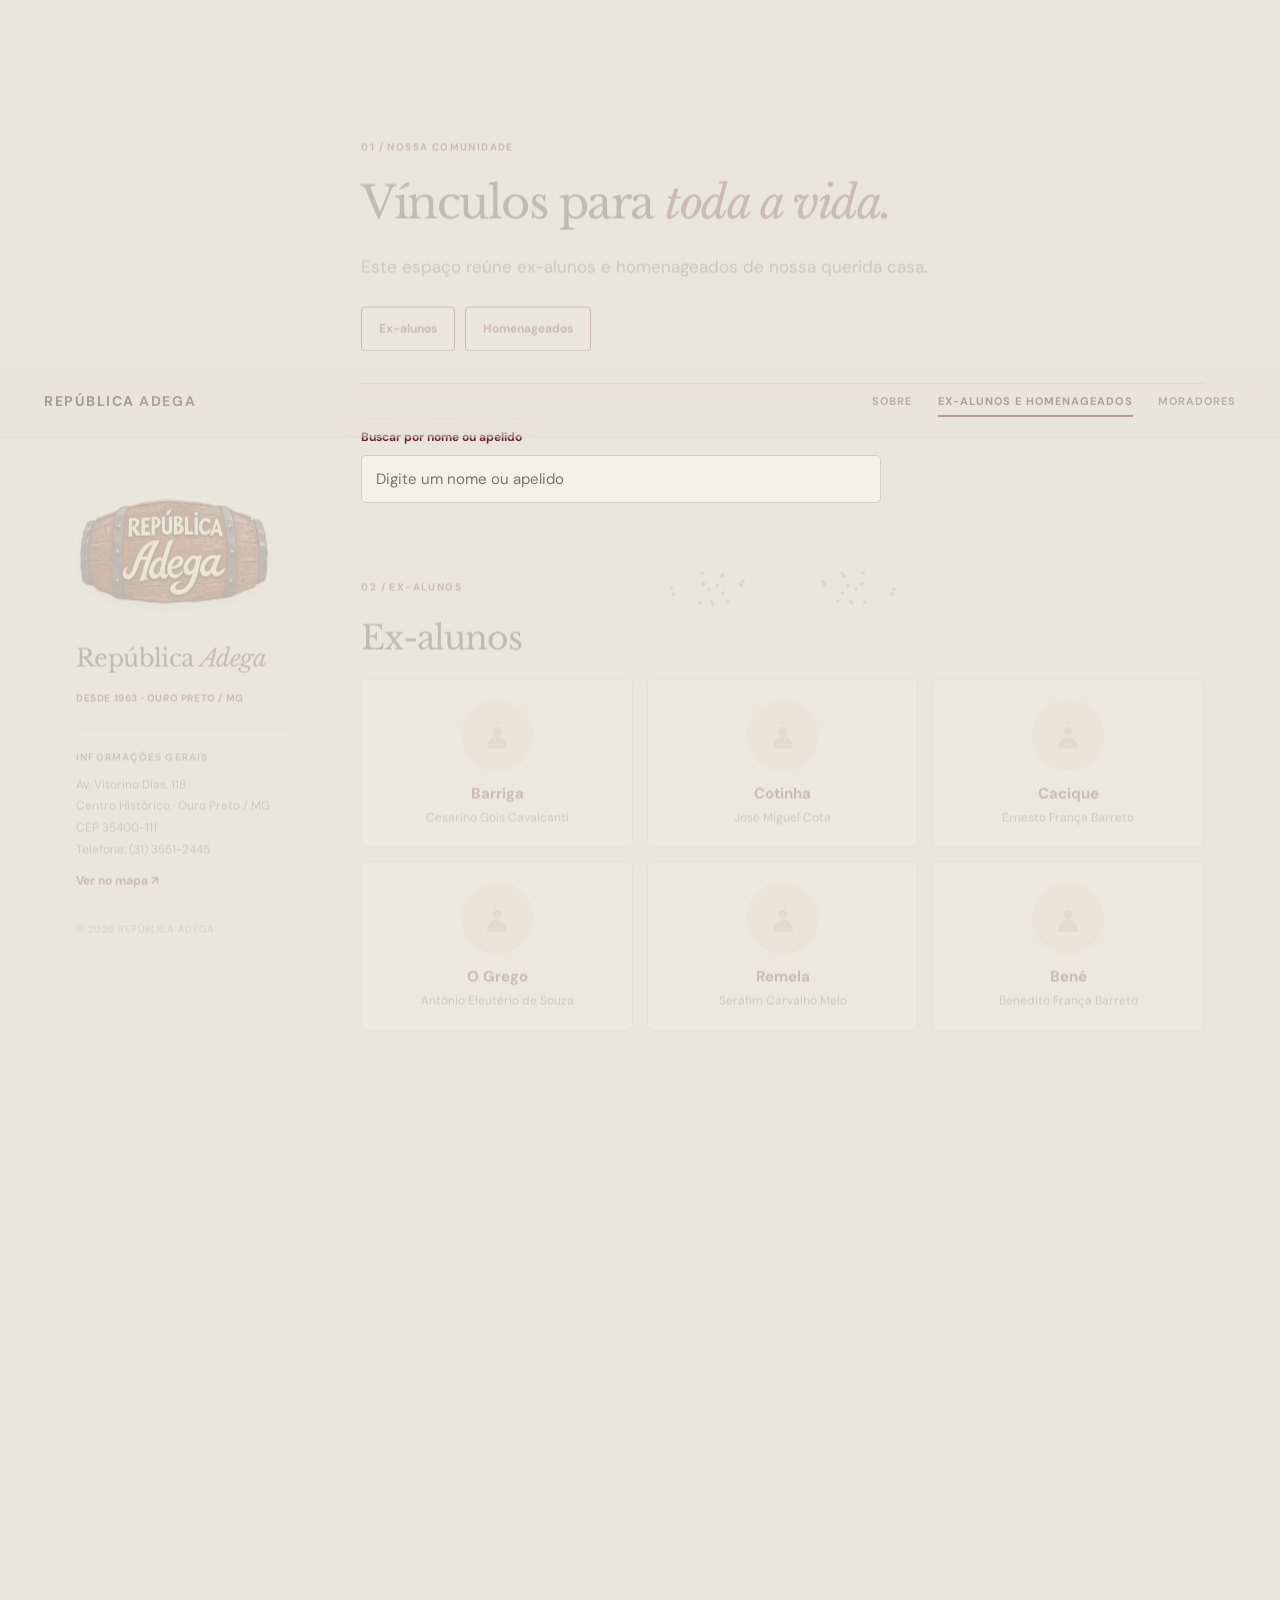
<file: homenageados.html>
<!DOCTYPE html>
<html lang="pt-BR"><head><meta charset="utf-8"><meta name="viewport" content="width=device-width,initial-scale=1"><meta http-equiv="refresh" content="0; url=ex-alunos.html#homenageados"><link rel="canonical" href="https://gabrielxcosta.github.io/republica-adega/ex-alunos.html#homenageados"><title>Homenageados — República Adega</title></head><body><p>Os homenageados agora estão na página <a href="ex-alunos.html#homenageados">Ex-alunos e homenageados</a>.</p></body></html>
</file>
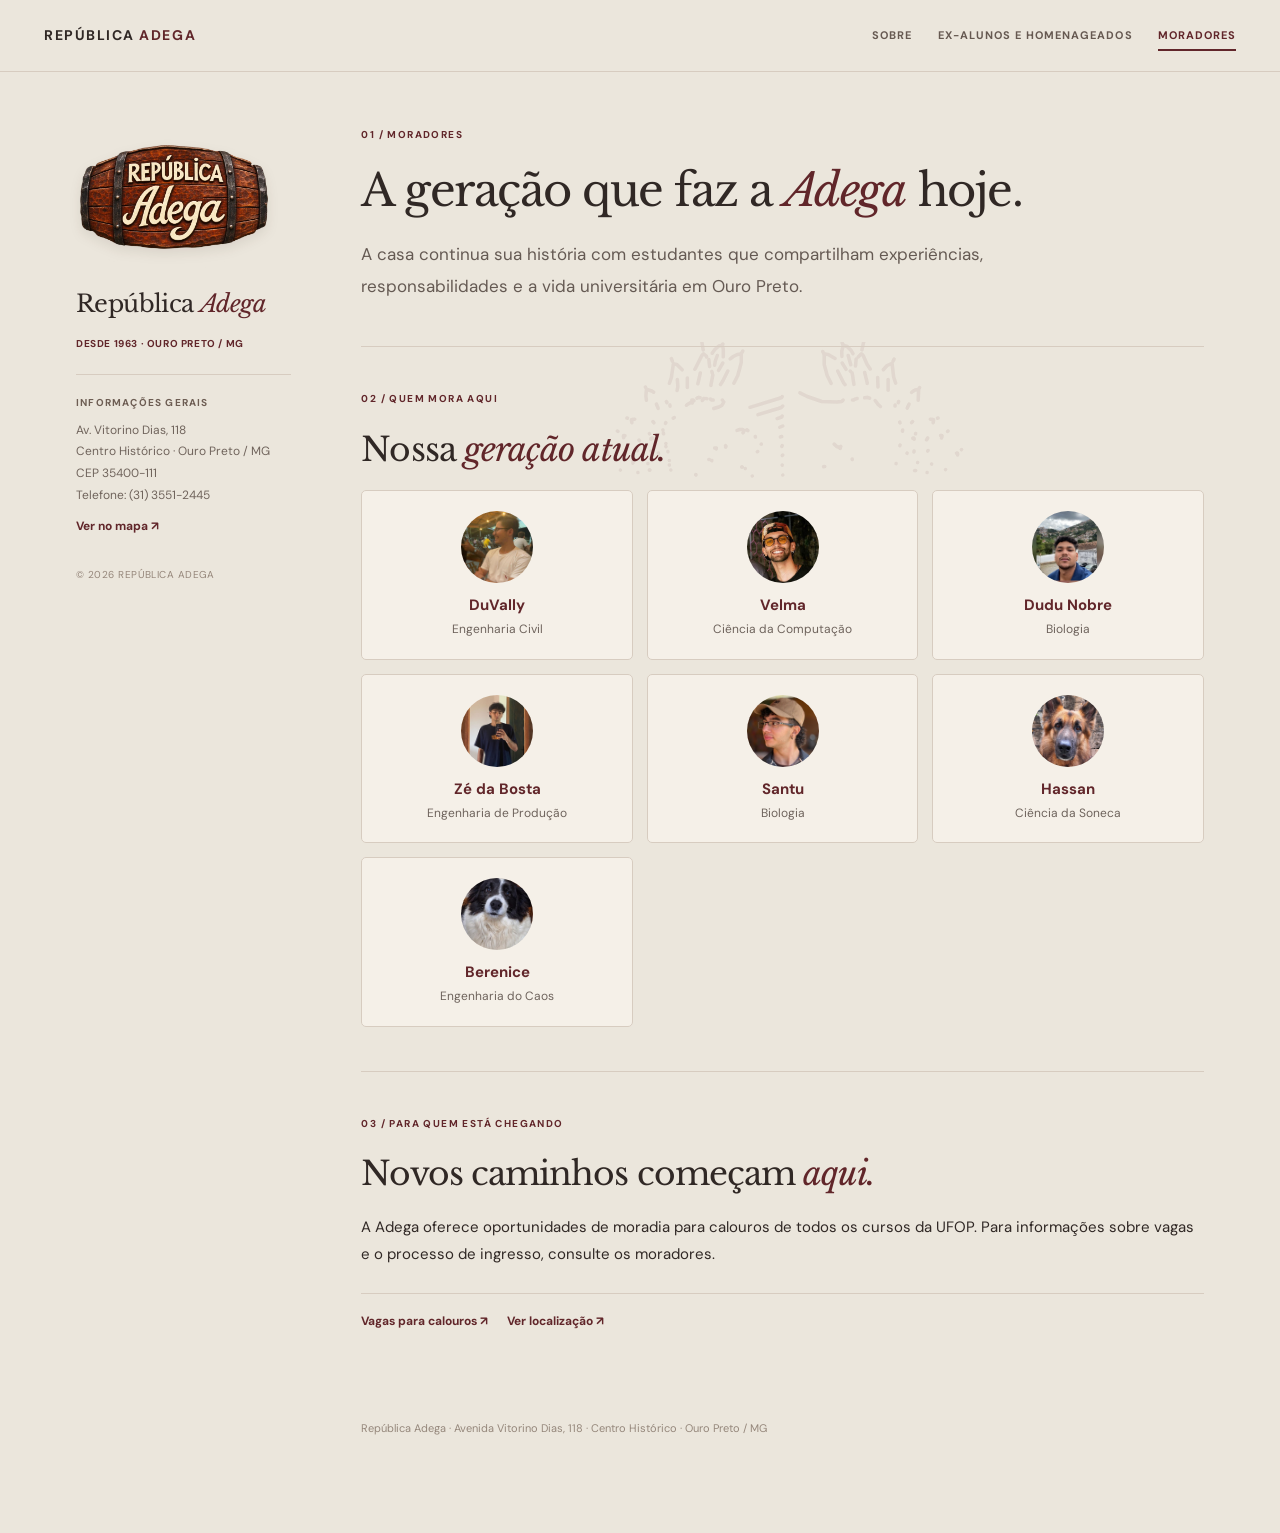
<file: moradores.html>
<!DOCTYPE html>
<html lang="pt-BR">
<head>
<meta charset="utf-8"><meta name="viewport" content="width=device-width,initial-scale=1">
<meta name="theme-color" content="#ebe6dc"><meta name="description" content="Conheça a República Adega em Ouro Preto e as oportunidades de moradia para calouros de todos os cursos da UFOP.">
<meta property="og:title" content="Moradores — República Adega"><meta property="og:description" content="Conheça a República Adega em Ouro Preto e as oportunidades de moradia para calouros de todos os cursos da UFOP."><meta property="og:type" content="website"><meta property="og:locale" content="pt_BR">
<meta property="og:image" content="https://gabrielxcosta.github.io/republica-adega/imagens/logo-adega.png">
<link rel="canonical" href="https://gabrielxcosta.github.io/republica-adega/moradores.html"><link rel="icon" type="image/png" href="imagens/logo-adega.png"><link rel="apple-touch-icon" href="imagens/logo-adega.png">
<link rel="stylesheet" href="assets/site.css?v=5"><title>Moradores — República Adega</title>
</head>
<body data-page="moradores">
<header class="site-header"><a class="brand" href="index.html" aria-label="República Adega — início">REPÚBLICA <span class="red">ADEGA</span></a><button class="mobile-menu" type="button" aria-expanded="false" aria-controls="primary-nav" aria-label="Abrir menu">MENU <span aria-hidden="true">☰</span></button><nav id="primary-nav" class="site-nav" aria-label="Navegação principal"><a href="index.html" data-nav="sobre" >SOBRE</a><a href="ex-alunos.html" data-nav="ex-alunos">EX-ALUNOS E HOMENAGEADOS</a><a href="moradores.html" data-nav="moradores" class="active" aria-current="page">MORADORES</a></nav></header>
<main class="page-shell"><div id="sidebar"><aside class="sidebar-inner">
<a class="sidebar-logo-link" href="index.html" aria-label="Voltar à página inicial"><img class="sidebar-logo" src="imagens/logo-adega-700.webp" alt="Logo principal da República Adega, no formato de barril de madeira" width="700" height="466"></a>
<h2 class="sidebar-name">República <em>Adega</em></h2><span class="sidebar-email">DESDE 1963 · OURO PRETO / MG</span>
<div class="sidebar-divider"></div><h3 class="sidebar-title">INFORMAÇÕES GERAIS</h3><p class="sidebar-text">Av. Vitorino Dias, 118<br>Centro Histórico · Ouro Preto / MG<br>CEP 35400-111<br>Telefone: <a href="tel:+553135512445">(31) 3551-2445</a></p>
<a class="sidebar-mini-link" href="index.html#localizacao">Ver no mapa ↗</a>
<div class="sidebar-footer">© 2026 REPÚBLICA ADEGA</div></aside></div>
<div class="page-main">
<section class="paper reveal"><div class="section-kicker">01 / MORADORES</div><h1>A geração que faz a <em>Adega</em> hoje.</h1><p class="lead">A casa continua sua história com estudantes que compartilham experiências, responsabilidades e a vida universitária em Ouro Preto.</p></section>
<section class="paper reveal"><div class="section-kicker">02 / QUEM MORA AQUI</div><h2 class="section-title">Nossa <em>geração atual.</em></h2><div class="people-cards">
<article class="person-card"><img class="resident-photo" src="imagens/moradores/duvally.jpeg" alt="Foto de DuVally" width="80" height="80" loading="lazy"><h3>DuVally</h3><p>Engenharia Civil</p></article>
<article class="person-card"><img class="resident-photo" src="imagens/moradores/velma.jpeg" alt="Foto de Velma" width="80" height="80" loading="lazy"><h3>Velma</h3><p>Ciência da Computação</p></article>
<article class="person-card"><img class="resident-photo" src="imagens/moradores/dudu.jpeg" alt="Foto de Dudu Nobre" width="80" height="80" loading="lazy"><h3>Dudu Nobre</h3><p>Biologia</p></article>
<article class="person-card"><img class="resident-photo" src="imagens/moradores/zedabosta.jpeg" alt="Foto de Zé da Bosta" width="80" height="80" loading="lazy"><h3>Zé da Bosta</h3><p>Engenharia de Produção</p></article>
<article class="person-card"><img class="resident-photo" src="imagens/moradores/santu.jpeg" alt="Foto de Santu" width="80" height="80" loading="lazy"><h3>Santu</h3><p>Biologia</p></article>
<article class="person-card"><img class="resident-photo" src="imagens/moradores/hassan.jpeg" alt="Foto de Hassan" width="80" height="80" loading="lazy"><h3>Hassan</h3><p>Ciência da Soneca</p></article>
<article class="person-card"><img class="resident-photo" src="imagens/moradores/bere.jpeg" alt="Foto de Berenice" width="80" height="80" loading="lazy"><h3>Berenice</h3><p>Engenharia do Caos</p></article>
</div></section>
<section class="paper reveal"><div class="section-kicker">03 / PARA QUEM ESTÁ CHEGANDO</div><h2 class="section-title">Novos caminhos começam <em>aqui.</em></h2><p>A Adega oferece oportunidades de moradia para calouros de todos os cursos da UFOP. Para informações sobre vagas e o processo de ingresso, consulte os moradores.</p><div class="link-strip"><a href="index.html#vagas">Vagas para calouros ↗</a><a href="index.html#localizacao">Ver localização ↗</a></div></section>
<p class="footer-note">República Adega · Avenida Vitorino Dias, 118 · Centro Histórico · Ouro Preto / MG</p></div></main>
<script src="assets/site.js?v=4" defer></script>
</body></html>
</file>
<file: assets/site.css>
@import url('https://fonts.googleapis.com/css2?family=DM+Sans:wght@400;500;600;700&family=Libre+Baskerville:ital@0;1&display=swap');

:root {
  --ivory:#ebe6dc;
  --wine:#61262a;
  --ink:#302825;
  --muted:#6e635c;
  --border:#d7ccc0;
  --card:#f5f0e8;
  --soft:#e5dcd0;
}
*,*::before,*::after {box-sizing:border-box}
html {scroll-behavior:smooth; scroll-padding-top:94px}
body {margin:0; min-width:0; background:var(--ivory); color:var(--ink); font:15px/1.75 'DM Sans',Arial,sans-serif; -webkit-font-smoothing:antialiased}
img,svg,video,canvas {max-width:100%}
img {height:auto}
a {color:inherit; text-decoration:none}
a:hover {color:var(--wine)}
a:focus-visible,button:focus-visible {outline:2px solid var(--wine); outline-offset:4px}
button {font:inherit; cursor:pointer}
.red {color:var(--wine)}
em {font-family:'Libre Baskerville',Georgia,serif; font-weight:400; color:var(--wine)}
::selection {background:var(--wine); color:#fff}

/* Cabeçalho do portfólio original, com dimensões contidas */
.site-header {position:sticky; top:0; z-index:50; width:100%; min-height:72px; padding:0 max(28px,calc((100vw - 1192px)/2)); display:flex; align-items:center; justify-content:space-between; gap:28px; background:rgba(235,230,220,.97); border-bottom:1px solid var(--border); backdrop-filter:blur(10px)}
.brand {font-size:14px; font-weight:700; letter-spacing:.11em; white-space:nowrap}
.site-nav {display:flex; align-items:center; flex-wrap:wrap; justify-content:flex-end; gap:25px}
.site-nav a {position:relative; display:block; padding:9px 0; color:#665951; font-size:11px; font-weight:700; letter-spacing:.095em}
.site-nav a:hover,.site-nav a.active {color:var(--wine)}
.site-nav a.active::after {content:''; position:absolute; bottom:3px; left:0; right:0; height:2px; background:var(--wine)}
.mobile-menu {display:none; padding:8px 10px; border:1px solid var(--border); border-radius:4px; background:transparent; color:var(--wine); font-size:11px; font-weight:700; letter-spacing:.06em}

/* Grade principal: nenhuma imagem ou coluna pode alargar a página */
.page-shell {width:min(100%,1192px); margin:0 auto; padding:54px 32px 95px; display:grid; grid-template-columns:minmax(0,215px) minmax(0,1fr); gap:clamp(38px,5.5vw,84px); align-items:start}
.page-shell>* {min-width:0}
#sidebar {position:sticky; top:112px; min-width:0}
.sidebar-inner {max-width:215px}
.sidebar-logo-link {display:block; width:min(100%,194px); margin:0 0 18px}
.sidebar-logo {display:block; width:100%; height:auto; filter:drop-shadow(0 5px 6px rgba(47,21,15,.09))}
.sidebar-name {font:400 24px/1.36 'Libre Baskerville',Georgia,serif; letter-spacing:-.025em; margin:0 0 8px}
.sidebar-email {font-size:10px; font-weight:700; letter-spacing:.06em; color:var(--wine)}
.sidebar-divider {height:1px; background:var(--border); margin:19px 0}
.sidebar-title {margin:0 0 8px; color:#6d5d53; font-size:10px; font-weight:700; letter-spacing:.12em}
.sidebar-text {margin:0; color:#70645c; font-size:12px; line-height:1.8; overflow-wrap:anywhere}
.sidebar-mini-link {display:inline-block; color:var(--wine); font-size:12px; font-weight:700; margin-top:10px}
.sidebar-footer {margin-top:28px; font-size:10px; color:#95867a; letter-spacing:.045em}
.page-main {position:relative; isolation:isolate; min-width:0; max-width:100%}
.page-main::before {content:""; position:sticky; top:0; display:block; width:100%; height:100vh; margin-bottom:-100vh; z-index:-1; pointer-events:none; background:url("../imagens/EM.png") center center / min(75%, 500px) auto no-repeat; opacity:.07}

/* Corpo editorial */
h1,h2,h3,p {overflow-wrap:break-word}
h1 {font:400 clamp(35px,3.5vw,49px)/1.27 'Libre Baskerville',Georgia,serif; letter-spacing:-.034em; margin:0 0 20px}
h2.section-title {font:400 clamp(24px,2.6vw,33px)/1.4 'Libre Baskerville',Georgia,serif; letter-spacing:-.028em; margin:0 0 17px}
.section-kicker,.tiny,.record-label {font-size:10px; font-weight:700; color:var(--wine); letter-spacing:.14em}
.section-kicker {margin:0 0 19px}
.paper {padding:0 0 44px; margin:0 0 43px; border-bottom:1px solid var(--border)}
.paper:last-of-type {border-bottom:0}
.lead,.large {color:#655a53; font-size:17px; line-height:1.85}
.lead {max-width:725px; margin:0}
.section-intro {max-width:740px; color:#665a53; font-size:14px; line-height:1.85; margin:0 0 25px}
.muted {color:var(--muted)}
.footer-note {margin:35px 0 0; font-size:11px; line-height:1.7; color:#95877b}
/* Conteúdo sempre visível, mesmo sem JavaScript ou com conexão lenta */
.reveal,.reveal.visible {opacity:1; transform:none; transition:none}

/* Introdução: apenas uma aplicação do logo, na coluna lateral */
.introduction {padding-bottom:36px; margin-bottom:40px}
.about-heading {display:block; max-width:800px; margin:0 0 27px}
.about-heading .tiny {margin:0 0 13px}
.about-heading h1 {max-width:780px; margin-bottom:17px}
.about-heading .large {max-width:715px; margin:0; font-size:17px; line-height:1.85}
.hero-actions {display:flex; flex-wrap:wrap; gap:10px; margin-top:23px}
.btn {display:inline-flex; align-items:center; justify-content:center; gap:10px; padding:11px 17px; min-height:42px; border:1px solid var(--wine); background:var(--wine); border-radius:4px; font-size:12px; font-weight:700; color:#fff; transition:background .18s ease}
.btn:hover {background:#773439; color:#fff}
.btn.ghost {background:transparent; color:var(--wine)}
.btn.ghost:hover {background:#e4d5cc; color:var(--wine)}
.stat-ribbon {display:grid; grid-template-columns:repeat(3,minmax(0,1fr)); border-top:1px solid var(--border); border-bottom:1px solid var(--border)}
.stat-ribbon>div {min-width:0; padding:16px 15px 15px 0; display:flex; flex-direction:column}
.stat-ribbon>div+div {border-left:1px solid var(--border); padding-left:21px}
.stat-ribbon strong {font:400 clamp(17px,2vw,24px)/1.3 'Libre Baskerville',Georgia,serif; color:var(--wine); white-space:normal}
.stat-ribbon span {font-size:11px; color:#7a6c63; line-height:1.6; margin-top:4px}

/* Linha do tempo */
.modern-timeline {margin:17px 0 0}
.modern-timeline article {display:grid; grid-template-columns:108px minmax(0,1fr); gap:19px; padding:20px 0 22px; border-top:1px solid var(--border)}
.modern-timeline .time-mark {color:var(--wine); font-size:10px; font-weight:700; letter-spacing:.08em; padding-top:4px}
.modern-timeline h3 {font:600 16px/1.5 'DM Sans',Arial,sans-serif; margin:0 0 7px}
.modern-timeline p {color:#655b55; font-size:13px; line-height:1.85; margin:0}
.history-note {display:flex; align-items:flex-start; gap:13px; margin-top:23px; padding:16px 18px; background:#e2d9cf; border-left:3px solid var(--wine); border-radius:0 5px 5px 0}
.history-note p {color:#605650; font-size:12px; line-height:1.8; margin:0}
.note-symbol {width:23px; height:23px; border:1px solid var(--wine); border-radius:50%; color:var(--wine); display:grid; place-items:center; flex:0 0 23px; font:600 14px Georgia,serif}

.tradition-grid {display:grid; grid-template-columns:repeat(3,minmax(0,1fr)); gap:20px}
.tradition {min-width:0; padding-top:15px; border-top:2px solid var(--wine)}
.tradition>span {color:var(--wine); font-size:10px; font-weight:700}
.tradition h3 {font-size:15px; line-height:1.4; margin:12px 0 8px}
.tradition p {font-size:12px; line-height:1.8; margin:0; color:#6b5e56}

/* Acervo: imagens limitadas à grade, sem vazamento lateral */
.archive-grid {display:grid; grid-template-columns:repeat(2,minmax(0,1fr)); gap:18px}
.archive-grid figure {min-width:0; margin:0; overflow:hidden; background:var(--card); border:1px solid var(--border); border-radius:5px}
.archive-grid figure a {display:block; width:100%; height:220px; background:#ded4c9; overflow:hidden}
.archive-grid figure img {display:block; width:100%; height:100%; object-fit:contain; object-position:center; transition:transform .25s ease}
.archive-grid figure.archive-feature img {object-fit:cover}
.archive-grid figure a:hover img {transform:scale(1.025)}
.archive-grid figcaption {padding:12px 14px 15px}
.archive-grid figcaption strong {display:block; font-size:13px; line-height:1.5}
.archive-grid figcaption span {display:block; margin-top:5px; font-size:11px; color:#7b6e66; line-height:1.6}
.source-line {font-size:11px; line-height:1.7; color:#827468; margin:14px 0 0}

/* Vagas */
.vacancies {padding:26px 26px 31px; background:#e5dcd1; border:1px solid var(--border); border-radius:5px}
.vacancies .section-kicker {margin-bottom:15px}
.vacancy-content {display:grid; grid-template-columns:minmax(0,1fr) 150px; align-items:center; gap:26px}
.vacancy-content p {color:#60564e; font-size:13px; line-height:1.8; margin:0 0 10px}
.vacancy-content p:last-child {margin-bottom:0}
.fine-print {color:#7b6b61!important; font-size:11px!important}
.vacancy-seal {width:143px; height:143px; border:2px solid var(--wine); border-radius:50%; display:flex; flex-direction:column; align-items:center; justify-content:center; gap:4px; color:var(--wine); text-align:center; transform:rotate(-7deg)}
.vacancy-seal span,.vacancy-seal small {font-size:9px; font-weight:700; letter-spacing:.055em}
.vacancy-seal strong {font-size:16px; letter-spacing:.025em}

/* Mapa — quadro contido ao corpo do texto */
.map-frame {max-width:100%; overflow:hidden; border:1px solid var(--border); border-radius:6px; background:var(--card)}
.map-topline {min-height:48px; padding:11px 16px; display:flex; align-items:center; gap:10px; color:#f8eee7; background:var(--wine); font-size:10px; font-weight:700; letter-spacing:.075em}
.map-topline a {margin-left:auto; color:#fff8ef; text-decoration:underline; text-underline-offset:3px; text-align:right}
.map-dot {flex-shrink:0; width:8px; height:8px; border-radius:50%; background:#ead7c4}
.map-frame iframe {display:block; width:100%; max-width:100%; height:310px; border:0; background:#ddd5c8}
.map-address {padding:15px 17px; display:flex; align-items:center; gap:14px; border-top:1px solid var(--border)}
.address-pin {display:grid; place-items:center; width:40px; height:40px; flex:0 0 40px; border-radius:50%; background:#eaded4; color:var(--wine)}
.address-pin svg {width:21px; height:21px}
.map-address strong {display:block; color:var(--wine); font-size:14px}
.map-address span {display:block; font-size:12px; line-height:1.6; color:#71665e}
.nearby-grid {margin-top:23px; display:grid; grid-template-columns:repeat(4,minmax(0,1fr)); gap:14px}
.nearby-grid>div {min-width:0; padding-top:12px; border-top:2px solid #bba59a}
.nearby-grid span {display:block; margin-bottom:8px; color:var(--wine); font-size:10px; font-weight:700}
.nearby-grid strong {display:block; font-size:12px; line-height:1.5}
.nearby-grid p {color:#766a61; margin:6px 0 0; font-size:11px; line-height:1.7}
.sources-panel p {color:#635951; font-size:13px; line-height:1.85}
.link-strip {display:flex; flex-wrap:wrap; gap:11px 19px; padding-top:17px; margin-top:26px; border-top:1px solid var(--border)}
.link-strip a,.text-link {font-size:12px; font-weight:700; color:var(--wine)}
.link-strip a:hover {text-decoration:underline; text-underline-offset:4px}

/* Demais páginas */
.intro-rule {height:1px; background:var(--border); margin:30px 0}
.people-grid {display:grid; grid-template-columns:repeat(2,minmax(0,1fr)); gap:15px}
.people-entry {min-width:0; padding:17px 18px; border:1px solid var(--border); border-radius:5px; background:var(--card)}
.people-entry h3 {margin:12px 0 7px; font:600 16px/1.45 'DM Sans',Arial,sans-serif}
.people-entry p {color:#756961; margin:0; font-size:12px}
.archive-callout {display:grid; grid-template-columns:145px minmax(0,1fr); align-items:center; gap:19px; padding:14px; background:var(--card); border:1px solid var(--border); border-radius:5px}
.archive-callout img {display:block; width:100%; height:150px; object-fit:cover; object-position:top; border-radius:3px}
.archive-callout h3 {font-size:18px; margin:8px 0}
.archive-callout p {font-size:13px; color:#756960; margin:0}
.honor-panel,.person-tile {display:flex; align-items:center; gap:22px; min-width:0; padding:24px; background:var(--card); border:1px solid var(--border); border-radius:5px}
.honor-mark {display:grid; place-items:center; flex:0 0 90px; width:90px; height:90px; border:2px solid var(--wine); border-radius:50%; color:var(--wine); font:italic 52px Georgia,serif}
.honor-panel h3,.person-tile h3 {font-size:18px; line-height:1.4; margin:8px 0}
.honor-panel p,.person-tile p {font-size:13px; line-height:1.8; color:#71665d; margin:0}
.person-symbol {flex:0 0 105px; width:105px}
.person-symbol img {display:block; width:100%; height:auto}
.placeholder {padding:22px; border:1px dashed #cbbca8; background:var(--soft); color:#74695e; border-radius:5px; font-size:13px}

@media(max-width:1000px) {
  .site-header {padding:0 24px}
  .site-nav {gap:15px}
  .page-shell {padding:42px 24px 80px; grid-template-columns:minmax(0,185px) minmax(0,1fr); gap:32px}
  .sidebar-inner {max-width:185px}
  .sidebar-logo-link {width:180px}
  .nearby-grid {grid-template-columns:repeat(2,minmax(0,1fr))}
  .tradition-grid {gap:13px}
}
@media(max-width:700px) {
  html {scroll-padding-top:76px}
  .site-header {min-height:66px; padding:10px 18px; flex-wrap:wrap; gap:10px}
  .brand {font-size:12px; letter-spacing:.08em}
  .mobile-menu {display:block; margin-left:auto}
  .site-nav {display:none; order:3; width:100%; padding:9px 0 5px; border-top:1px solid var(--border); flex-direction:column; align-items:stretch; gap:0}
  .site-nav.open {display:flex}
  .site-nav a {padding:10px 2px; font-size:12px}
  .site-nav a.active::after {display:none}
  .page-shell {display:block; padding:25px 19px 66px}
  #sidebar {position:static; margin:0 0 30px}
  .sidebar-inner {max-width:100%; display:grid; grid-template-columns:112px minmax(0,1fr); align-items:center; gap:0 16px; padding:0 0 24px; border-bottom:1px solid var(--border)}
  .sidebar-logo-link {grid-row:span 2; align-self:center; width:112px; margin:0}
  .sidebar-name {font-size:21px; margin:0 0 3px}
  .sidebar-email {font-size:9px; line-height:1.5}
  .sidebar-inner>.sidebar-divider,.sidebar-inner>.sidebar-title,.sidebar-inner>.sidebar-text,.sidebar-inner>.sidebar-mini-link,.sidebar-footer {display:none}
  .paper {padding-bottom:34px; margin-bottom:33px}
  .section-kicker {margin-bottom:13px}
  h1 {font-size:clamp(32px,7vw,43px)}
  h2.section-title {font-size:clamp(24px,5.5vw,31px)}
  .large,.lead,.about-heading .large {font-size:15px; line-height:1.8}
  .about-heading {margin-bottom:23px}
  .hero-actions {margin-top:19px}
  .btn {min-height:40px; font-size:11px; padding:10px 13px}
  .stat-ribbon>div {padding:12px 7px 13px 0}
  .stat-ribbon>div+div {padding-left:11px}
  .stat-ribbon strong {font-size:18px}
  .stat-ribbon span {font-size:10px}
  .modern-timeline article {grid-template-columns:1fr; gap:5px; padding:18px 0}
  .modern-timeline .time-mark {padding:0}
  .tradition-grid {grid-template-columns:1fr; gap:19px}
  .archive-grid {grid-template-columns:1fr; gap:15px}
  .archive-grid figure a {height:230px}
  .vacancies {padding:21px 17px 25px}
  .vacancy-content {grid-template-columns:1fr; gap:12px}
  .vacancy-seal {width:130px; height:130px; margin:8px auto 0; border:2px solid var(--wine); border-radius:50%; transform:rotate(-7deg); padding:0; flex-direction:column; gap:4px; justify-content:center; flex-wrap:nowrap}
  .vacancy-seal strong {font-size:15px}
  .map-frame iframe {height:285px}
  .map-topline {flex-wrap:wrap; gap:9px; font-size:9px}
  .map-address {align-items:flex-start}
  .people-grid {grid-template-columns:1fr}
  .archive-callout {grid-template-columns:110px minmax(0,1fr); gap:12px}
  .archive-callout img {height:125px}
  .honor-panel,.person-tile {gap:15px; padding:16px}
  .honor-mark {flex-basis:70px; width:70px; height:70px; font-size:40px}
  .person-symbol {flex-basis:85px; width:85px}
}
@media(max-width:390px) {
  .page-shell {padding-left:16px; padding-right:16px}
  .site-header {padding-left:15px; padding-right:15px}
  .hero-actions .btn {flex:1 1 100%}
  .stat-ribbon {grid-template-columns:1fr; padding:3px 0}
  .stat-ribbon>div,.stat-ribbon>div+div {flex-direction:row; align-items:baseline; justify-content:space-between; gap:12px; padding:8px 0; border-left:0}
  .stat-ribbon>div+div {border-top:1px solid var(--border)}
  .stat-ribbon strong {white-space:nowrap; font-size:17px}
  .stat-ribbon span {text-align:right; margin:0}
  .nearby-grid {grid-template-columns:1fr}
  .archive-callout {grid-template-columns:1fr}
  .archive-callout img {height:190px}
  .honor-panel,.person-tile {align-items:flex-start; flex-direction:column}
}
@media(prefers-reduced-motion:reduce) {html {scroll-behavior:auto} * {animation:none!important; transition:none!important}}

/* Fotos da casa */
.photo-carousel {width:min(100%, 620px); margin:0 auto}
.carousel-frame {position:relative; overflow:hidden; border-radius:6px; background:#ddd5c8}
.carousel-photo-link {display:block; aspect-ratio:3/2}
.carousel-photo-link img {display:block; width:100%; height:100%; object-fit:contain; transition:transform .3s ease}
.carousel-photo-link:hover img {transform:scale(1.02)}
.carousel-arrow {position:absolute; top:50%; transform:translateY(-50%); display:grid; place-items:center; width:42px; height:42px; padding:0; border:0; border-radius:50%; background:rgba(48,40,37,.78); color:white; font-size:30px; line-height:1; transition:background .2s}
.carousel-arrow:hover {background:var(--wine)}
.carousel-arrow.prev {left:12px}
.carousel-arrow.next {right:12px}
.carousel-meta {display:flex; justify-content:space-between; gap:12px; padding:10px 2px 0; color:var(--muted); font-size:11px; font-weight:700; letter-spacing:.04em}
.nearby-hint {margin:20px 0 0; color:var(--muted); font-size:12px}
.nearby-grid {margin-top:10px}
.nearby-grid>button {min-width:0; padding:12px 4px 8px; border:0; border-top:2px solid #bba59a; background:transparent; color:inherit; text-align:left; transition:background .2s,border-color .2s}
.nearby-grid>button:hover,.nearby-grid>button:focus-visible {border-color:var(--wine); background:#e7ddd2}
.nearby-grid small {display:block; color:#766a61; margin:6px 0 0; font-size:11px; line-height:1.7}

/* Cartões de ex-alunos e homenageados */
.people-cards {display:grid; grid-template-columns:repeat(3,minmax(0,1fr)); gap:14px}
.person-card {min-width:0; padding:20px 15px; text-align:center; background:var(--card); border:1px solid var(--border); border-radius:5px; transition:transform .2s ease,box-shadow .2s ease}
.person-card:hover {transform:translateY(-3px); box-shadow:0 6px 18px rgba(48,40,37,.1)}
.person-card img {display:block; width:72px; height:72px; object-fit:contain; margin:0 auto 12px; padding:12px; border-radius:50%; background:#e8ded3}
.person-card h3 {margin:0 0 4px; font-size:15px; line-height:1.4; color:var(--wine)}
.person-card p {margin:0; font-size:12px; line-height:1.55; color:var(--muted)}
@media(max-width:700px) {.people-cards {grid-template-columns:repeat(2,minmax(0,1fr)); gap:10px} .person-card {padding:16px 10px}}
@media(max-width:350px) {.people-cards {grid-template-columns:1fr}}


.person-card img.resident-photo {object-fit:cover; padding:0}

/* O brasão vetorizado desenha seus caminhos mantendo a marca-d’água fixa. */
.page-main::before {background-image:url("../imagens/em-tracos.svg")}
@media (prefers-reduced-motion:reduce) {
  .page-main::before {background-image:url("../imagens/EM.png")}
}

/* As entradas são ativadas progressivamente pelo observador de rolagem. */
@media (prefers-reduced-motion: no-preference) {
  .entrance-pending {opacity:0; translate:0 16px}
  .entrance-ready {animation:entrance-appear .7s ease both}
  @keyframes entrance-appear {from {opacity:0; translate:0 16px} to {opacity:1; translate:0 0}}
}

/* Ajustes para telas pequenas e dispositivos de toque. */
@media (max-width:700px) {
  .site-nav.open {max-height:calc(100vh - 90px); max-height:calc(100dvh - 90px); overflow-y:auto; overscroll-behavior:contain}
  .site-nav a {min-height:44px; display:flex; align-items:center}
  .mobile-menu,.carousel-arrow {min-width:44px; min-height:44px}
  .page-main::before {height:100vh; height:100dvh; margin-bottom:-100vh; margin-bottom:-100dvh}
  .nearby-grid>button {min-height:60px}
  .person-card {overflow-wrap:anywhere}
}
@media (hover:none) {
  .person-card:hover {transform:none; box-shadow:none}
  .nearby-grid>button:hover:not(:focus-visible) {border-color:#bba59a; background:transparent}
}

/* Busca de ex-alunos e homenageados */
.people-search {margin:0 0 38px; max-width:520px}
.people-search label {display:block; margin-bottom:7px; color:var(--wine); font-size:12px; font-weight:700}
.people-search input {width:100%; min-height:46px; padding:10px 14px; border:1px solid var(--border); border-radius:5px; background:var(--card); color:var(--ink); font:inherit}
.people-search input:focus-visible {outline:2px solid var(--wine); outline-offset:2px}
.people-search p {min-height:1.5em; margin:7px 0 0; color:var(--muted); font-size:12px}
.person-card[hidden] {display:none}
</file>
